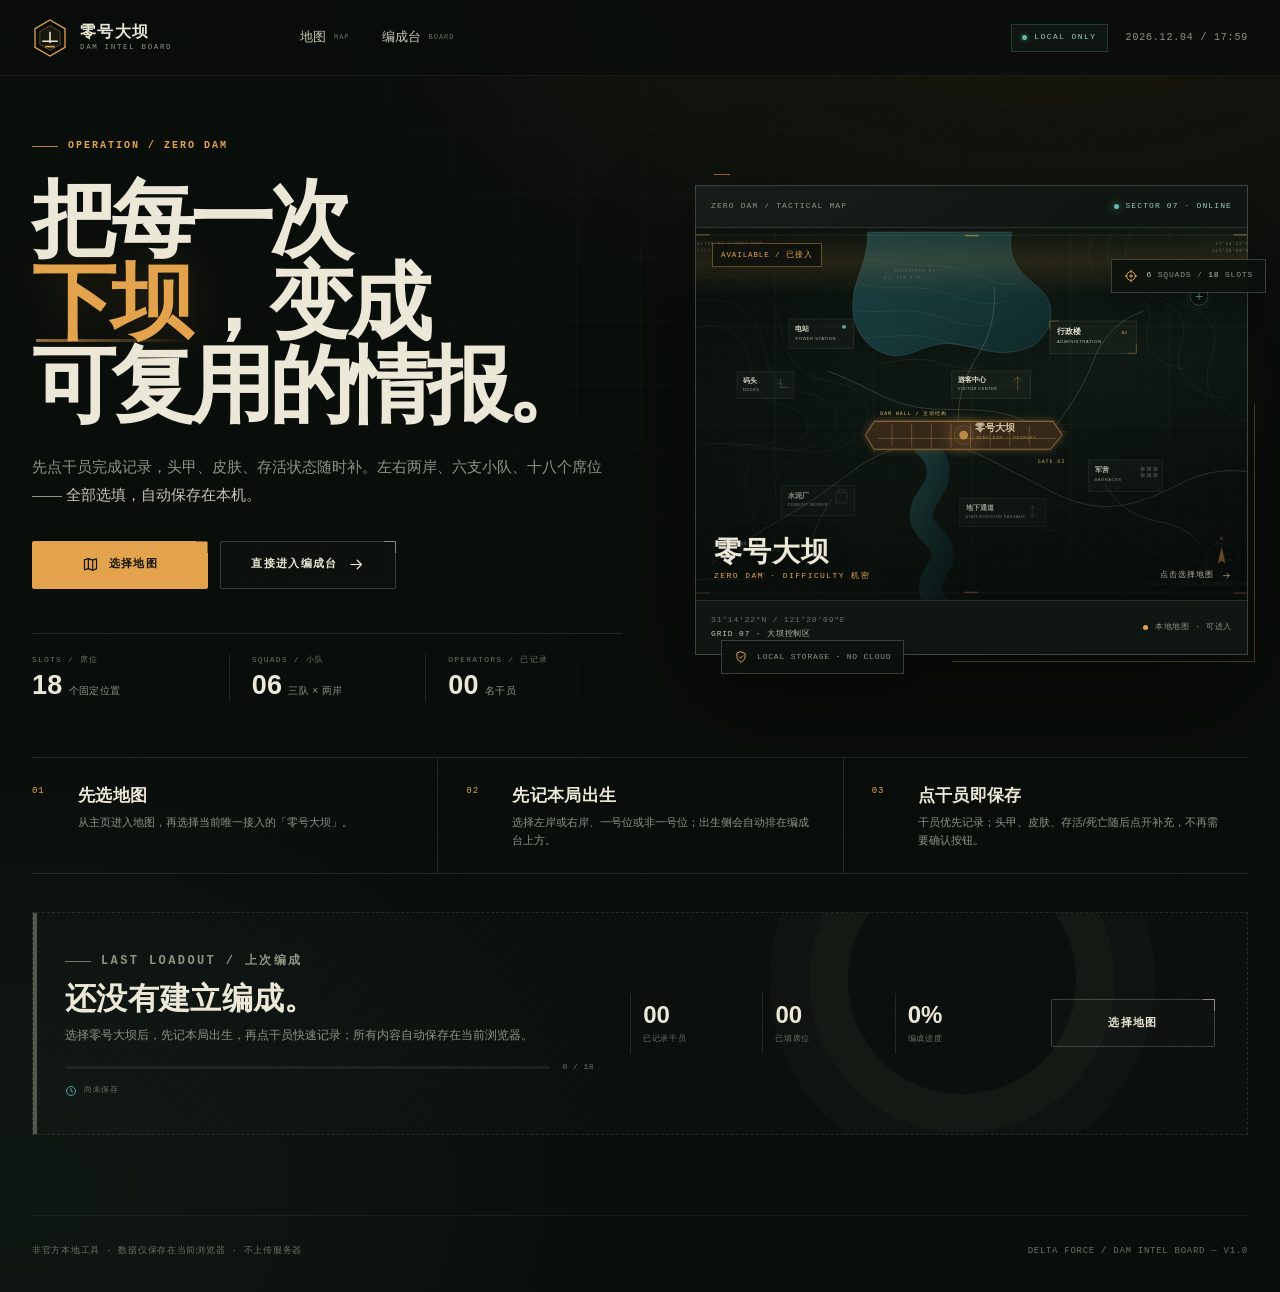
<file: index.html>
<!DOCTYPE html>
<html lang="zh-CN">
<head>
  <meta charset="UTF-8">
  <meta name="viewport" content="width=device-width, initial-scale=1.0, viewport-fit=cover">
  <meta name="description" content="零号大坝快速编成情报板：先记本局出生侧与位置，点击干员立即保存；头甲、皮肤、存活状态随后补充。手机优先，纯本地运行。">
  <meta name="color-scheme" content="dark">
  <meta name="theme-color" content="#0a0e0b">
  <title>零号大坝 · 情报板</title>
  <link rel="icon" href="assets/favicon.svg" type="image/svg+xml">
  <link rel="stylesheet" href="css/base.css?v=2">
  <link rel="stylesheet" href="css/home.css?v=2">
</head>
<body>
  <a class="skip-link" href="#main">跳到主要内容</a>

  <header class="site-header">
    <div class="header-inner">
      <a class="brand" href="index.html" aria-label="零号大坝情报板首页">
        <span class="brand-mark" aria-hidden="true">
          <svg viewBox="0 0 36 40" fill="none">
            <path d="M18 2 33 10.6v18.8L18 38 3 29.4V10.6Z" stroke="currentColor" stroke-width="1.3"/>
            <path d="M18 7.6 28.2 13.6v12.8L18 32.4 7.8 26.4V13.6Z" fill="currentColor" fill-opacity=".08" stroke="currentColor" stroke-opacity=".35"/>
            <path d="M10.8 23.2h14.4M18 14.2v10.2" stroke="#f1e5c8" stroke-width="1.6" stroke-linecap="round"/>
            <path d="M13.2 28.6h9.6" stroke="currentColor" stroke-width="1.6"/>
          </svg>
        </span>
        <span class="brand-text">
          <strong>零号大坝</strong>
          <small>DAM INTEL BOARD</small>
        </span>
      </a>

      <nav class="site-nav" aria-label="主导航">
        <button class="nav-item" type="button" data-open-map>地图 <small>MAP</small></button>
        <a class="nav-item" href="dam.html">编成台 <small>BOARD</small></a>
      </nav>

      <div class="header-meta">
        <span class="status-pill"><i aria-hidden="true"></i>LOCAL ONLY</span>
        <span class="header-clock" id="header-clock" aria-label="本地时间">--</span>
      </div>
    </div>
  </header>

  <main class="home-main" id="main">
    <section class="hero" aria-labelledby="hero-title">
      <div class="hero-copy">
        <p class="eyebrow hero-kicker">OPERATION / ZERO DAM</p>
        <h1 id="hero-title">把每一次<br><span class="accent">下坝</span>，变成<br>可复用的情报。</h1>
        <p class="hero-lede">
          先点干员完成记录，头甲、皮肤、存活状态随时补。左右两岸、六支小队、十八个席位——
          <strong>全部选填，自动保存在本机。</strong>
        </p>

        <div class="hero-actions">
          <button class="btn btn-primary" type="button" data-open-map>
            <span data-icon="map"></span>
            选择地图
          </button>
          <a class="btn btn-outline" href="dam.html">
            直接进入编成台
            <span data-icon="arrow"></span>
          </a>
        </div>

        <dl class="hero-metrics" aria-label="情报板概况">
          <div class="hero-metric">
            <dt>SLOTS / 席位</dt>
            <dd>18<small>个固定位置</small></dd>
          </div>
          <div class="hero-metric">
            <dt>SQUADS / 小队</dt>
            <dd>06<small>三队 × 两岸</small></dd>
          </div>
          <div class="hero-metric">
            <dt>OPERATORS / 已记录</dt>
            <dd><span id="hero-configured">00</span><small>名干员</small></dd>
          </div>
        </dl>
      </div>

      <div class="hero-visual">
        <div class="map-frame corner-frame">
          <div class="map-frame-head">
            <span>ZERO DAM / TACTICAL MAP</span>
            <span class="map-live">SECTOR 07 · ONLINE</span>
          </div>

          <button class="map-preview" type="button" data-open-map aria-label="打开地图选择，进入零号大坝">
            <img src="assets/dam-map.svg" alt="零号大坝战术地图预览" width="1200" height="760">
            <span class="preview-scan" aria-hidden="true"></span>
            <span class="preview-chip">AVAILABLE / 已接入</span>
            <span class="preview-label">
              <strong>零号大坝</strong>
              <span>ZERO DAM · DIFFICULTY 机密</span>
            </span>
            <span class="preview-enter">点击选择地图 <span data-icon="arrow"></span></span>
          </button>

          <div class="map-frame-foot">
            <span class="frame-coord">
              <span>31°14'22"N / 121°28'09"E</span>
              <strong>GRID 07 · 大坝控制区</strong>
            </span>
            <span class="frame-status"><i aria-hidden="true"></i>本地地图 · 可进入</span>
          </div>
        </div>

        <div class="float-chip float-chip-a">
          <span data-icon="target"></span>
          <span><strong>6</strong> SQUADS / <strong>18</strong> SLOTS</span>
        </div>
        <div class="float-chip float-chip-b">
          <span data-icon="shield"></span>
          <span>LOCAL STORAGE <strong>·</strong> NO CLOUD</span>
        </div>
      </div>
    </section>

    <section class="briefing" aria-label="使用方式">
      <article class="briefing-item">
        <span class="briefing-num">01</span>
        <div>
          <h2>先选地图</h2>
          <p>从主页进入地图，再选择当前唯一接入的「零号大坝」。</p>
        </div>
      </article>
      <article class="briefing-item">
        <span class="briefing-num">02</span>
        <div>
          <h2>先记本局出生</h2>
          <p>选择左岸或右岸、一号位或非一号位；出生侧会自动排在编成台上方。</p>
        </div>
      </article>
      <article class="briefing-item">
        <span class="briefing-num">03</span>
        <div>
          <h2>点干员即保存</h2>
          <p>干员优先记录；头甲、皮肤、存活/死亡随后点开补充，不再需要确认按钮。</p>
        </div>
      </article>
    </section>

    <section class="resume-section" aria-labelledby="resume-title">
      <div class="resume-panel is-empty" id="resume-panel">
        <div class="resume-copy">
          <p class="eyebrow">LAST LOADOUT / 上次编成</p>
          <h2 id="resume-title">还没有建立编成。</h2>
          <p id="resume-desc">选择零号大坝后，所有内容会自动保存在当前浏览器；不需要登录，也不会上传。</p>
          <div class="resume-progress" aria-hidden="true">
            <div class="progress-track"><i id="resume-progress-bar"></i></div>
            <span id="resume-progress-text">0 / 18</span>
          </div>
          <span class="saved-time" id="resume-saved">
            <span data-icon="clock"></span>
            尚未保存
          </span>
        </div>

        <div class="resume-stats" aria-label="上次编成统计">
          <div class="resume-stat">
            <strong id="resume-operators">00</strong>
            <span>已记录干员</span>
          </div>
          <div class="resume-stat">
            <strong id="resume-slots">00</strong>
            <span>已填席位</span>
          </div>
          <div class="resume-stat">
            <strong id="resume-percent">0%</strong>
            <span>编成进度</span>
          </div>
        </div>

        <div class="resume-action">
          <a class="btn btn-primary" id="resume-link" href="dam.html" hidden>
            继续编成
            <span data-icon="arrow"></span>
          </a>
          <button class="btn btn-outline" id="resume-map" type="button" data-open-map>
            选择地图
          </button>
        </div>
      </div>
    </section>
  </main>

  <footer class="site-footer">
    <p>非官方本地工具 · 数据仅保存在当前浏览器 · 不上传服务器</p>
    <p>DELTA FORCE / DAM INTEL BOARD — V1.0</p>
  </footer>

  <!-- 地图选择 -->
  <div class="modal map-modal" id="map-modal" hidden>
    <div class="modal-scrim" data-close-map></div>
    <section class="modal-panel map-modal-panel" role="dialog" aria-modal="true" aria-labelledby="map-modal-title" tabindex="-1">
      <span class="corner corner-tl"></span>
      <span class="corner corner-tr"></span>
      <span class="corner corner-bl"></span>
      <span class="corner corner-br"></span>

      <header class="modal-head">
        <div>
          <p class="eyebrow">MAP SELECT / 行动区域</p>
          <h2 id="map-modal-title">选择地图</h2>
        </div>
        <button class="icon-btn" type="button" data-close-map aria-label="关闭地图选择">
          <span data-icon="close"></span>
        </button>
      </header>

      <div class="map-modal-body">
        <div class="map-options">
          <button class="map-option map-option-feature" type="button" data-enter-dam>
            <span class="map-thumb">
              <img src="assets/dam-map.svg" alt="零号大坝地图" width="1200" height="760">
              <span class="map-option-badge">AVAILABLE / 可用</span>
            </span>
            <span class="map-option-body">
              <strong class="map-option-title">零号大坝</strong>
              <span class="map-option-desc">大坝控制区 · 六队十八席。行政区、电站、军营与地下通道的编成情报在此汇总。</span>
              <span class="map-option-meta">
                <span><span data-icon="layers"></span>3 SQUADS / SIDE</span>
                <span><span data-icon="user"></span>18 SLOTS</span>
                <span><span data-icon="shield"></span>机密</span>
              </span>
              <span class="map-option-cta">
                进入大坝编成台
                <span data-icon="arrow"></span>
              </span>
            </span>
          </button>

          <button class="map-option map-option-side is-locked" type="button" data-locked-map="长弓溪谷" aria-disabled="true">
            <span class="ghost-map" aria-hidden="true"><span data-icon="map"></span></span>
            <span class="map-option-body">
              <strong class="map-option-title">长弓溪谷</strong>
              <span class="map-lock-label"><span data-icon="lock"></span>待接入</span>
              <span class="map-option-desc">该区域情报尚未开放。</span>
            </span>
          </button>

          <button class="map-option map-option-side is-locked" type="button" data-locked-map="巴克什" aria-disabled="true">
            <span class="ghost-map" aria-hidden="true"><span data-icon="map"></span></span>
            <span class="map-option-body">
              <strong class="map-option-title">巴克什</strong>
              <span class="map-lock-label"><span data-icon="lock"></span>待接入</span>
              <span class="map-option-desc">该区域情报尚未开放。</span>
            </span>
          </button>
        </div>

        <div class="map-modal-foot">
          <span><span data-icon="info"></span>当前版本仅接入「零号大坝」</span>
          <span>选择地图后进入编成台 · 所有字段均可留空</span>
        </div>
      </div>
    </section>
  </div>

  <div class="toast-root" id="toast-root" aria-live="polite"></div>

  <noscript>
    <p style="padding:20px;color:#e3a34d">这个本地情报板需要 JavaScript 才能记录编成，请在浏览器中启用 JavaScript。</p>
  </noscript>

  <script src="js/core.js?v=2" defer></script>
  <script src="js/data.js?v=2" defer></script>
  <script src="js/store.js?v=2" defer></script>
  <script src="js/home.js?v=2" defer></script>
</body>
</html>
</file>
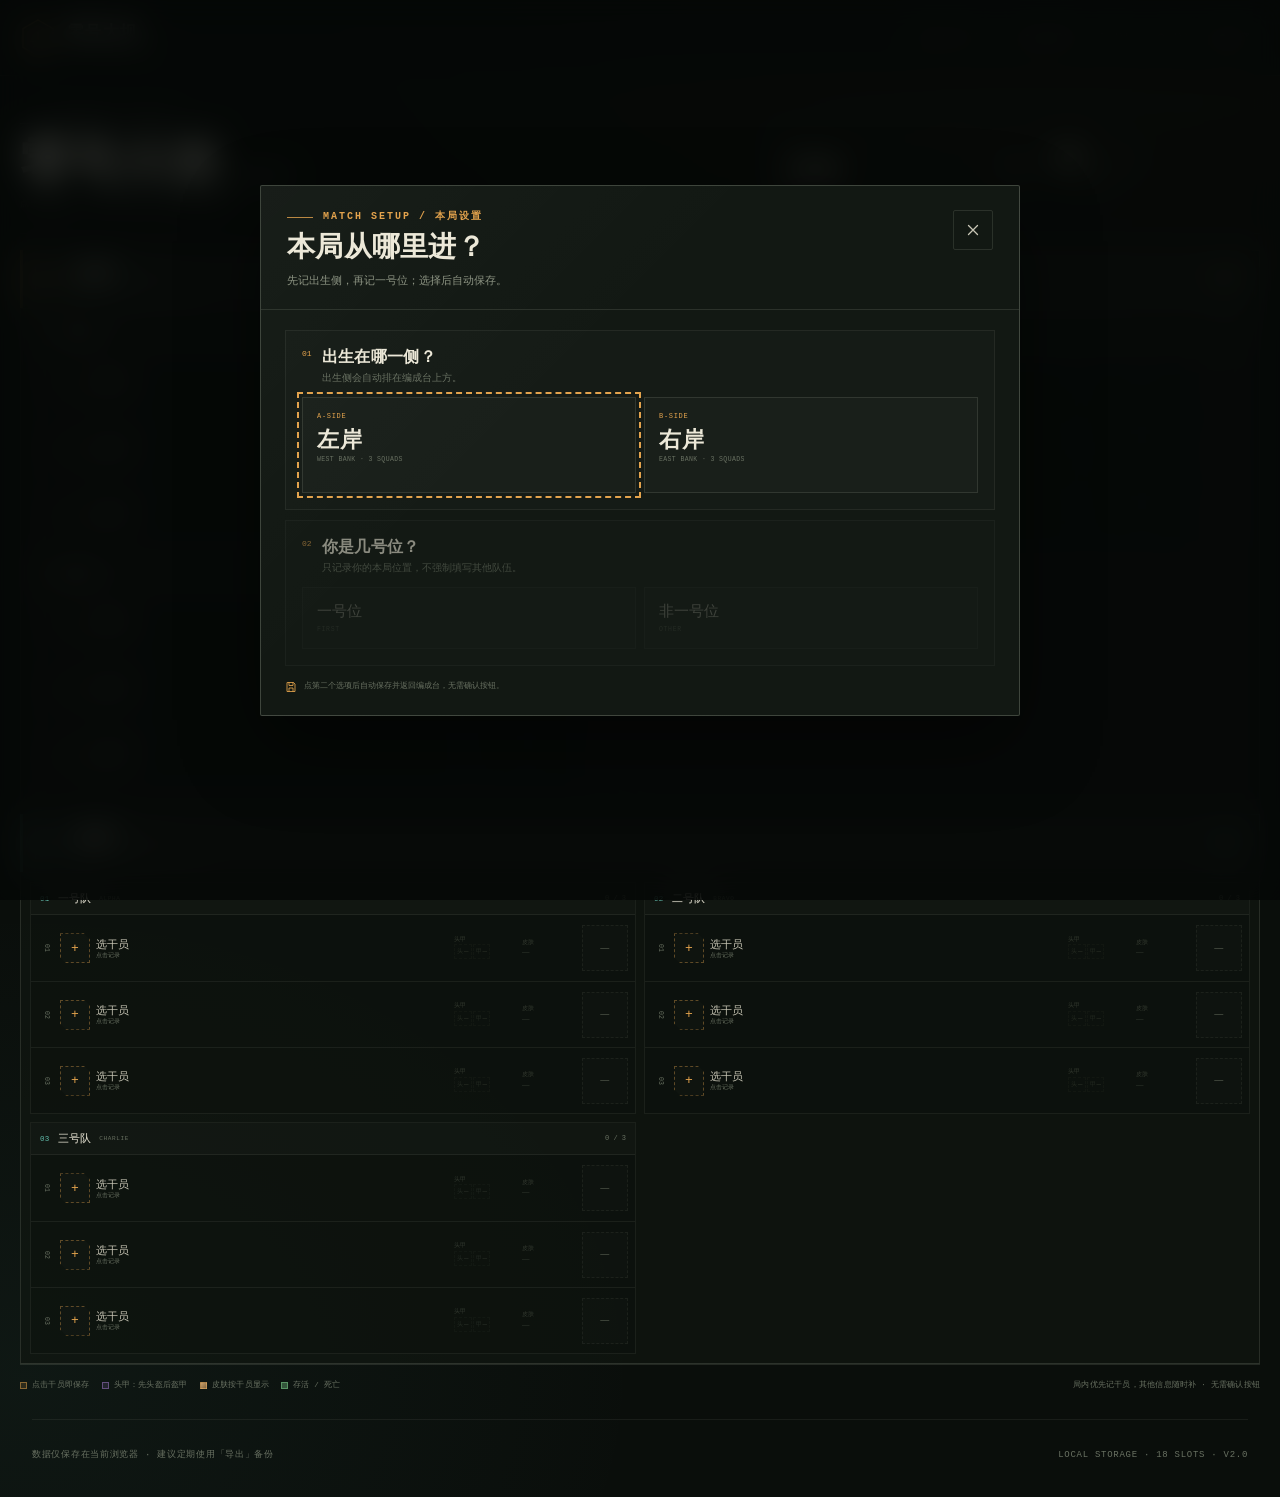
<file: dam.html>
<!DOCTYPE html>
<html lang="zh-CN">
<head>
  <meta charset="UTF-8">
  <meta name="viewport" content="width=device-width, initial-scale=1.0, viewport-fit=cover">
  <meta name="description" content="零号大坝快速编成：先记录本局出生侧与位置，点击干员立即保存；头甲、皮肤、存活状态可随后补充。专为手机局内记录设计。">
  <meta name="color-scheme" content="dark">
  <meta name="theme-color" content="#0a0e0b">
  <title>零号大坝 · 快速编成</title>
  <link rel="icon" href="assets/favicon.svg" type="image/svg+xml">
  <link rel="stylesheet" href="css/base.css?v=2">
  <link rel="stylesheet" href="css/board.css?v=2">
</head>
<body>
  <a class="skip-link" href="#main">跳到主要内容</a>

  <header class="site-header board-header">
    <div class="header-inner">
      <a class="brand" href="index.html" aria-label="返回零号大坝情报板首页">
        <span class="brand-mark" aria-hidden="true">
          <svg viewBox="0 0 36 40" fill="none">
            <path d="M18 2 33 10.6v18.8L18 38 3 29.4V10.6Z" stroke="currentColor" stroke-width="1.3"/>
            <path d="M18 7.6 28.2 13.6v12.8L18 32.4 7.8 26.4V13.6Z" fill="currentColor" fill-opacity=".08" stroke="currentColor" stroke-opacity=".35"/>
            <path d="M10.8 23.2h14.4M18 14.2v10.2" stroke="#f1e5c8" stroke-width="1.6" stroke-linecap="round"/>
            <path d="M13.2 28.6h9.6" stroke="currentColor" stroke-width="1.6"/>
          </svg>
        </span>
        <span class="brand-text">
          <strong>零号大坝</strong>
          <small>DAM INTEL BOARD</small>
        </span>
      </a>

      <div class="board-crumb" aria-label="当前位置">
        <a href="index.html">地图</a>
        <span data-icon="chevron"></span>
        <b>零号大坝</b>
        <span>/</span>
        <span>快速编成</span>
      </div>

      <div class="board-toolbar">
        <span class="save-state" id="save-state"><i aria-hidden="true"></i>本地自动保存</span>
        <button class="board-tool" id="copy-report" type="button" title="把当前编成复制为文字简报">
          <span data-icon="copy"></span><span class="tool-label">复制简报</span>
        </button>
        <button class="board-tool" id="export-json" type="button" title="导出编成 JSON 备份">
          <span data-icon="download"></span><span class="tool-label">导出</span>
        </button>
        <button class="board-tool" id="import-json" type="button" title="从 JSON 备份导入编成">
          <span data-icon="upload"></span><span class="tool-label">导入</span>
        </button>
        <button class="board-tool danger" id="clear-board" type="button" title="清空全部十八个席位">
          <span data-icon="trash"></span><span class="tool-label">清空</span>
        </button>
      </div>
    </div>
  </header>

  <main class="board-main" id="main">
    <section class="board-hero" aria-labelledby="board-title">
      <div class="board-title">
        <p class="eyebrow">OPERATION / ZERO DAM</p>
        <h1 id="board-title">零号大坝 <span>快速编成</span></h1>
        <p>点干员即保存 · 头甲 / 皮肤 / 存活状态随后补</p>
      </div>

      <div class="board-hud">
        <button class="spawn-card" id="open-spawn" type="button" aria-haspopup="dialog">
          <span class="spawn-card-label">本局出生</span>
          <strong class="spawn-card-value" id="spawn-label">未设置</strong>
          <span class="spawn-card-action"><span data-icon="target"></span>设置</span>
        </button>

        <div class="board-progress" aria-label="编成进度">
          <div class="progress-main">
            <div class="progress-ring" id="progress-ring" style="--progress: 0">
              <span id="progress-ring-label">0%</span>
            </div>
            <div class="progress-copy">
              <strong><span id="operators-count">00</span><small> / 18 干员</small></strong>
              <span id="slots-count">点击干员即记录</span>
            </div>
          </div>
          <div class="progress-track"><i id="progress-bar"></i></div>
        </div>
      </div>
    </section>

    <section class="board-sides" id="board-sides" aria-label="六队编成">
      <section class="side-panel side-left" data-side="left" id="left-panel" aria-labelledby="left-side-title">
        <header class="side-head">
          <span class="side-code" aria-hidden="true">A</span>
          <div class="side-title">
            <h2 id="left-side-title">左岸 <small>WEST BANK</small></h2>
            <p>A-SIDE / 3 SQUADS · 9 SLOTS</p>
          </div>
          <span class="spawn-badge" id="left-spawn-badge" hidden>本局出生</span>
          <span class="side-total"><strong id="left-count">0</strong><span>/ 9</span></span>
        </header>
        <div class="teams" id="left-teams"></div>
      </section>

      <section class="side-panel side-right" data-side="right" id="right-panel" aria-labelledby="right-side-title">
        <header class="side-head">
          <span class="side-code" aria-hidden="true">B</span>
          <div class="side-title">
            <h2 id="right-side-title">右岸 <small>EAST BANK</small></h2>
            <p>B-SIDE / 3 SQUADS · 9 SLOTS</p>
          </div>
          <span class="spawn-badge" id="right-spawn-badge" hidden>本局出生</span>
          <span class="side-total"><strong id="right-count">0</strong><span>/ 9</span></span>
        </header>
        <div class="teams" id="right-teams"></div>
      </section>
    </section>

    <div class="board-legend">
      <div class="legend-group">
        <span class="legend-item"><i class="legend-swatch op"></i>点击干员即保存</span>
        <span class="legend-item"><i class="legend-swatch armor"></i>头甲：先头盔后盔甲</span>
        <span class="legend-item"><i class="legend-swatch skin"></i>皮肤按干员显示</span>
        <span class="legend-item"><i class="legend-swatch alive"></i>存活 / 死亡</span>
      </div>
      <p>局内优先记干员，其他信息随时补 · 无需确认按钮</p>
    </div>
  </main>

  <footer class="site-footer">
    <p>数据仅保存在当前浏览器 · 建议定期使用「导出」备份</p>
    <p>LOCAL STORAGE · 18 SLOTS · V2.0</p>
  </footer>

  <input type="file" id="import-file" accept=".json,application/json" hidden>

  <!-- 本局出生设置 -->
  <div class="modal spawn-modal" id="spawn-modal" hidden>
    <div class="modal-scrim" data-close-spawn></div>
    <section class="modal-panel spawn-panel" role="dialog" aria-modal="true" aria-labelledby="spawn-title" tabindex="-1">
      <span class="corner corner-tl"></span>
      <span class="corner corner-tr"></span>
      <span class="corner corner-bl"></span>
      <span class="corner corner-br"></span>

      <header class="modal-head">
        <div>
          <p class="eyebrow">MATCH SETUP / 本局设置</p>
          <h2 id="spawn-title">本局从哪里进？</h2>
          <p class="modal-sub">先记出生侧，再记一号位；选择后自动保存。</p>
        </div>
        <button class="icon-btn" type="button" data-close-spawn aria-label="关闭本局设置">
          <span data-icon="close"></span>
        </button>
      </header>

      <div class="spawn-body">
        <section class="spawn-step" aria-labelledby="spawn-step-side">
          <div class="spawn-step-head">
            <span class="step-index">01</span>
            <div>
              <h3 id="spawn-step-side">出生在哪一侧？</h3>
              <p>出生侧会自动排在编成台上方。</p>
            </div>
          </div>
          <div class="spawn-sides" id="spawn-side-options">
            <button class="spawn-side" type="button" data-spawn-side="left">
              <span class="spawn-side-code">A-SIDE</span>
              <strong>左岸</strong>
              <small>WEST BANK · 3 SQUADS</small>
              <span class="spawn-check" aria-hidden="true"><span data-icon="check"></span></span>
            </button>
            <button class="spawn-side" type="button" data-spawn-side="right">
              <span class="spawn-side-code">B-SIDE</span>
              <strong>右岸</strong>
              <small>EAST BANK · 3 SQUADS</small>
              <span class="spawn-check" aria-hidden="true"><span data-icon="check"></span></span>
            </button>
          </div>
        </section>

        <section class="spawn-step" id="spawn-pos-step" aria-labelledby="spawn-step-pos">
          <div class="spawn-step-head">
            <span class="step-index">02</span>
            <div>
              <h3 id="spawn-step-pos">你是几号位？</h3>
              <p>只记录你的本局位置，不强制填写其他队伍。</p>
            </div>
          </div>
          <div class="spawn-positions" id="spawn-position-options">
            <button class="spawn-position" type="button" data-spawn-position="first" disabled>
              <strong>一号位</strong>
              <small>FIRST</small>
            </button>
            <button class="spawn-position" type="button" data-spawn-position="other" disabled>
              <strong>非一号位</strong>
              <small>OTHER</small>
            </button>
          </div>
        </section>

        <p class="auto-hint"><span data-icon="save"></span>点第二个选项后自动保存并返回编成台，无需确认按钮。</p>
      </div>
    </section>
  </div>

  <!-- 干员选择：点击即保存 -->
  <div class="modal picker-modal" id="operator-modal" hidden>
    <div class="modal-scrim" data-close-operator></div>
    <section class="modal-panel picker-panel" role="dialog" aria-modal="true" aria-labelledby="operator-title" tabindex="-1">
      <span class="corner corner-tl"></span>
      <span class="corner corner-tr"></span>
      <span class="corner corner-bl"></span>
      <span class="corner corner-br"></span>

      <header class="picker-head">
        <div>
          <p class="eyebrow" id="operator-kicker">OPERATOR / 干员</p>
          <h2 id="operator-title">选择干员</h2>
          <p class="picker-sub">点击干员立即保存，不需要确认按钮。</p>
        </div>
        <div class="picker-head-actions">
          <button class="text-btn danger" id="clear-operator" type="button">清除干员</button>
          <button class="icon-btn" type="button" data-close-operator aria-label="关闭干员选择">
            <span data-icon="close"></span>
          </button>
        </div>
      </header>

      <div class="picker-toolbar">
        <div class="section-title">
          <h3>选择干员</h3>
          <span id="operator-result-count" aria-live="polite">17 名干员</span>
        </div>
        <div class="operator-toolbar">
          <div class="filter-tabs" id="filter-tabs" role="group" aria-label="按定位筛选干员">
            <button class="filter-btn is-active" type="button" data-filter="all" aria-pressed="true">全部</button>
            <button class="filter-btn" type="button" data-filter="assault" aria-pressed="false">突击</button>
            <button class="filter-btn" type="button" data-filter="engineer" aria-pressed="false">工程</button>
            <button class="filter-btn" type="button" data-filter="support" aria-pressed="false">支援</button>
            <button class="filter-btn" type="button" data-filter="recon" aria-pressed="false">侦察</button>
          </div>
          <label class="search-box">
            <span class="visually-hidden">搜索干员</span>
            <span data-icon="search"></span>
            <input id="operator-search" type="search" placeholder="搜索干员 / 代号" autocomplete="off" spellcheck="false">
          </label>
        </div>
      </div>

      <div class="picker-body">
        <div class="operator-grid" id="operator-grid"></div>
        <p class="picker-footnote">点击任意干员即刻记录 · 再次点击此席位即可更换或补充信息</p>
      </div>
    </section>
  </div>

  <!-- 头甲：头盔 + 盔甲，两项都选完自动保存 -->
  <div class="modal armor-modal" id="armor-modal" hidden>
    <div class="modal-scrim" data-close-armor></div>
    <section class="modal-panel armor-panel" role="dialog" aria-modal="true" aria-labelledby="armor-title" tabindex="-1">
      <span class="corner corner-tl"></span>
      <span class="corner corner-tr"></span>
      <span class="corner corner-bl"></span>
      <span class="corner corner-br"></span>

      <header class="picker-head">
        <div>
          <p class="eyebrow" id="armor-kicker">LOADOUT / 头甲</p>
          <h2 id="armor-title">头盔与盔甲</h2>
          <p class="picker-sub">先选头盔，再选盔甲；第二次点选自动保存。</p>
        </div>
        <div class="picker-head-actions">
          <span class="armor-progress" id="armor-progress">0 / 2</span>
          <button class="icon-btn" type="button" data-close-armor aria-label="关闭头甲选择">
            <span data-icon="close"></span>
          </button>
        </div>
      </header>

      <div class="armor-body">
        <section class="armor-section" aria-labelledby="helmet-heading">
          <div class="armor-section-head">
            <div>
              <p class="armor-section-kicker">HELMET</p>
              <h3 id="helmet-heading">头盔等级</h3>
            </div>
            <span class="armor-section-note">上半段</span>
          </div>
          <div class="armor-level-grid" id="helmet-grid"></div>
        </section>

        <section class="armor-section" aria-labelledby="vest-heading">
          <div class="armor-section-head">
            <div>
              <p class="armor-section-kicker">BODY ARMOR</p>
              <h3 id="vest-heading">盔甲等级</h3>
            </div>
            <span class="armor-section-note">下半段</span>
          </div>
          <div class="armor-level-grid" id="vest-grid"></div>
        </section>

        <p class="auto-hint" id="armor-hint">依次点选头盔和盔甲，两项都选好后自动保存。</p>
      </div>
    </section>
  </div>

  <!-- 皮肤：按干员显示，点击即保存 -->
  <div class="modal skin-modal" id="skin-modal" hidden>
    <div class="modal-scrim" data-close-skin></div>
    <section class="modal-panel skin-panel" role="dialog" aria-modal="true" aria-labelledby="skin-title" tabindex="-1">
      <span class="corner corner-tl"></span>
      <span class="corner corner-tr"></span>
      <span class="corner corner-bl"></span>
      <span class="corner corner-br"></span>

      <header class="picker-head">
        <div>
          <p class="eyebrow" id="skin-kicker">SKIN / 皮肤</p>
          <h2 id="skin-title">选择皮肤</h2>
          <p class="picker-sub">只显示该干员可用的皮肤，点击即保存。</p>
        </div>
        <button class="icon-btn" type="button" data-close-skin aria-label="关闭皮肤选择">
          <span data-icon="close"></span>
        </button>
      </header>

      <div class="skin-body">
        <div class="skin-operator" id="skin-summary"></div>
        <div class="skin-option-grid" id="skin-options"></div>
        <p class="auto-hint" id="skin-hint">选择后自动保存；关闭后可随时更换。</p>
      </div>
    </section>
  </div>

  <!-- 清空确认 -->
  <div class="modal confirm-modal" id="confirm-modal" hidden>
    <div class="modal-scrim" data-close-confirm></div>
    <section class="modal-panel confirm-panel" role="alertdialog" aria-modal="true" aria-labelledby="confirm-title" aria-describedby="confirm-desc" tabindex="-1">
      <span class="confirm-icon" aria-hidden="true"><span data-icon="trash"></span></span>
      <h2 id="confirm-title">清空全部编成？</h2>
      <p id="confirm-desc">18 个席位的干员、头甲、皮肤与存活状态都会被移除。此操作无法撤销，建议先导出 JSON 备份。</p>
      <div class="confirm-actions">
        <button class="btn btn-outline" type="button" data-close-confirm>取消</button>
        <button class="btn btn-danger" id="confirm-clear" type="button">确认清空</button>
      </div>
    </section>
  </div>

  <div class="toast-root" id="toast-root" aria-live="polite"></div>

  <noscript>
    <p style="padding:20px;color:#e3a34d">这个本地快速编成台需要 JavaScript 才能记录席位，请在浏览器中启用 JavaScript。</p>
  </noscript>

  <script src="js/core.js?v=2" defer></script>
  <script src="js/data.js?v=2" defer></script>
  <script src="js/store.js?v=2" defer></script>
  <script src="js/board.js?v=2" defer></script>
</body>
</html>
</file>
<file: css/base.css>
/* =========================================================
   零号大坝情报板 · Base / tokens / shared UI
   ========================================================= */

:root {
  --bg: #0a0e0b;
  --bg-soft: #0e130f;
  --panel: #121813;
  --panel-2: #161d17;
  --panel-3: #1a221b;
  --ink: #ece8d8;
  --ink-soft: #c9c6b6;
  --muted: #8d9483;
  --muted-2: #697162;
  --line: rgba(220, 226, 204, 0.12);
  --line-soft: rgba(220, 226, 204, 0.07);
  --line-strong: rgba(220, 226, 204, 0.22);
  --amber: #e3a34d;
  --amber-hot: #f0b45d;
  --amber-deep: #a56e2c;
  --teal: #62bdad;
  --teal-deep: #2d7168;
  --red: #df7461;
  --green: #8fc58d;
  --font-body: "Microsoft YaHei UI", "Microsoft YaHei", "PingFang SC", "Noto Sans SC", sans-serif;
  --font-display: "Bahnschrift", "Arial Narrow", "Microsoft YaHei UI", sans-serif;
  --font-mono: "Cascadia Mono", "Consolas", "SFMono-Regular", monospace;
  --header-h: 76px;
  --radius: 2px;
  --ease: cubic-bezier(0.22, 1, 0.36, 1);
  --shadow: 0 30px 80px rgba(0, 0, 0, 0.46);
}

*,
*::before,
*::after {
  box-sizing: border-box;
}

[hidden] {
  display: none !important;
}

html {
  scroll-behavior: smooth;
  color-scheme: dark;
  -webkit-text-size-adjust: 100%;
}

html.modal-open,
html.modal-open body {
  overflow: hidden;
  overscroll-behavior: none;
}

body {
  min-height: 100vh;
  margin: 0;
  overflow-x: hidden;
  background:
    radial-gradient(1200px 760px at 82% -8%, rgba(227, 163, 77, 0.08), transparent 64%),
    radial-gradient(1000px 760px at 2% 92%, rgba(98, 189, 173, 0.055), transparent 62%),
    var(--bg);
  color: var(--ink);
  font-family: var(--font-body);
  font-size: 15px;
  line-height: 1.6;
  text-rendering: optimizeLegibility;
  -webkit-font-smoothing: antialiased;
}

body::before {
  position: fixed;
  inset: 0;
  z-index: 0;
  pointer-events: none;
  content: "";
  background-image:
    linear-gradient(rgba(220, 226, 204, 0.035) 1px, transparent 1px),
    linear-gradient(90deg, rgba(220, 226, 204, 0.035) 1px, transparent 1px);
  background-size: 64px 64px;
  mask-image: radial-gradient(circle at 50% 38%, rgba(0, 0, 0, 0.8), transparent 82%);
}

body::after {
  position: fixed;
  inset: 0;
  z-index: 0;
  pointer-events: none;
  content: "";
  opacity: 0.16;
  background-image: url("data:image/svg+xml,%3Csvg viewBox='0 0 180 180' xmlns='http://www.w3.org/2000/svg'%3E%3Cfilter id='n'%3E%3CfeTurbulence type='fractalNoise' baseFrequency='.9' numOctaves='3' stitchTiles='stitch'/%3E%3C/filter%3E%3Crect width='100%25' height='100%25' filter='url(%23n)' opacity='.18'/%3E%3C/svg%3E");
  mix-blend-mode: soft-light;
}

.site-header,
main,
.site-footer {
  position: relative;
  z-index: 1;
}

::selection {
  background: var(--amber);
  color: #10130f;
}

::-webkit-scrollbar {
  width: 10px;
  height: 10px;
}

::-webkit-scrollbar-track {
  background: #0b100c;
}

::-webkit-scrollbar-thumb {
  border: 3px solid #0b100c;
  background: #384237;
}

::-webkit-scrollbar-thumb:hover {
  background: #56604f;
}

a {
  color: inherit;
  text-decoration: none;
}

button,
input,
textarea {
  font: inherit;
}

button {
  color: inherit;
}

button,
a {
  -webkit-tap-highlight-color: transparent;
  touch-action: manipulation;
}

img,
svg {
  display: block;
  max-width: 100%;
}

h1,
h2,
h3,
h4,
p,
dl,
dd {
  margin: 0;
}

ul,
ol {
  margin: 0;
  padding: 0;
  list-style: none;
}

.icon {
  width: 1.15em;
  height: 1.15em;
  flex: 0 0 auto;
}

:focus-visible {
  outline: 2px dashed var(--amber);
  outline-offset: 3px;
}

/* ---------- skip link ---------- */

.skip-link {
  position: fixed;
  top: 12px;
  left: 12px;
  z-index: 500;
  padding: 10px 16px;
  transform: translateY(-160%);
  border: 1px solid var(--amber);
  background: var(--bg);
  color: var(--amber);
  transition: transform 0.2s ease;
}

.skip-link:focus {
  transform: translateY(0);
}

/* ---------- generic type ---------- */

.eyebrow {
  display: flex;
  align-items: center;
  gap: 10px;
  color: var(--amber);
  font-family: var(--font-mono);
  font-size: 10px;
  font-weight: 600;
  letter-spacing: 0.2em;
  line-height: 1.4;
  text-transform: uppercase;
}

.eyebrow::before {
  width: 26px;
  height: 1px;
  flex: 0 0 auto;
  background: currentColor;
  content: "";
  opacity: 0.8;
}

.eyebrow.no-rule::before {
  display: none;
}

.eyebrow-muted {
  color: var(--muted);
}

.mono {
  font-family: var(--font-mono);
}

.visually-hidden {
  position: absolute !important;
  width: 1px !important;
  height: 1px !important;
  overflow: hidden !important;
  padding: 0 !important;
  border: 0 !important;
  margin: -1px !important;
  clip: rect(0 0 0 0) !important;
  clip-path: inset(50%) !important;
  white-space: nowrap !important;
}

.text-amber {
  color: var(--amber);
}

.text-muted {
  color: var(--muted);
}

/* ---------- buttons ---------- */

.btn {
  --btn-bg: transparent;
  --btn-ink: var(--ink);
  --btn-line: var(--line-strong);
  position: relative;
  display: inline-flex;
  min-height: 48px;
  align-items: center;
  justify-content: center;
  gap: 10px;
  padding: 0 22px;
  border: 1px solid var(--btn-line);
  border-radius: var(--radius);
  background: var(--btn-bg);
  color: var(--btn-ink);
  cursor: pointer;
  font-family: var(--font-mono);
  font-size: 11px;
  font-weight: 600;
  letter-spacing: 0.12em;
  line-height: 1;
  text-transform: uppercase;
  transition:
    color 0.2s ease,
    background 0.2s ease,
    border-color 0.2s ease,
    transform 0.2s var(--ease);
}

.btn::after {
  position: absolute;
  top: -1px;
  right: -1px;
  width: 12px;
  height: 12px;
  border-top: 1px solid currentColor;
  border-right: 1px solid currentColor;
  content: "";
  opacity: 0.45;
  transition: width 0.2s ease, height 0.2s ease;
}

.btn:hover::after {
  width: 18px;
  height: 18px;
}

.btn:active {
  transform: translateY(1px);
}

.btn .icon {
  width: 17px;
  height: 17px;
}

.btn-primary {
  --btn-bg: var(--amber);
  --btn-ink: #12150f;
  --btn-line: var(--amber);
  font-weight: 800;
}

.btn-primary:hover {
  --btn-bg: var(--amber-hot);
  --btn-line: var(--amber-hot);
}

.btn-outline {
  --btn-bg: rgba(255, 255, 255, 0.015);
}

.btn-outline:hover {
  --btn-bg: rgba(227, 163, 77, 0.08);
  --btn-line: rgba(227, 163, 77, 0.55);
  color: var(--amber-hot);
}

.btn-ghost {
  --btn-line: transparent;
  color: var(--muted);
  padding-inline: 14px;
}

.btn-ghost:hover {
  color: var(--ink);
  background: rgba(255, 255, 255, 0.04);
}

.btn-sm {
  min-height: 38px;
  padding-inline: 14px;
  font-size: 10px;
}

.icon-btn {
  display: inline-grid;
  width: 40px;
  height: 40px;
  place-items: center;
  padding: 0;
  border: 1px solid var(--line);
  border-radius: var(--radius);
  background: transparent;
  color: var(--ink-soft);
  cursor: pointer;
  transition: 0.2s ease;
}

.icon-btn:hover {
  border-color: var(--line-strong);
  background: rgba(255, 255, 255, 0.04);
  color: var(--ink);
}

.icon-btn .icon {
  width: 18px;
  height: 18px;
}

.text-btn {
  display: inline-flex;
  align-items: center;
  gap: 6px;
  padding: 4px;
  border: 0;
  background: transparent;
  color: var(--muted);
  cursor: pointer;
  font-size: 12px;
  transition: color 0.2s ease;
}

.text-btn:hover {
  color: var(--ink);
}

.text-btn.danger:hover {
  color: var(--red);
}

/* ---------- header ---------- */

.site-header {
  position: sticky;
  top: 0;
  z-index: 50;
  height: var(--header-h);
  border-bottom: 1px solid var(--line-soft);
  background: rgba(10, 14, 11, 0.78);
  backdrop-filter: blur(18px) saturate(1.2);
}

.header-inner {
  display: flex;
  width: min(1500px, calc(100% - 64px));
  height: 100%;
  align-items: center;
  gap: 36px;
  margin: 0 auto;
}

.brand {
  display: inline-flex;
  min-width: 218px;
  align-items: center;
  gap: 12px;
}

.brand-mark {
  position: relative;
  width: 36px;
  height: 40px;
  flex: 0 0 auto;
  color: var(--amber);
}

.brand-mark svg {
  width: 100%;
  height: 100%;
}

.brand-text {
  display: flex;
  flex-direction: column;
  gap: 1px;
}

.brand-text strong {
  font-family: var(--font-display);
  font-size: 16px;
  font-weight: 700;
  letter-spacing: 0.08em;
  line-height: 1.2;
}

.brand-text small {
  color: var(--muted);
  font-family: var(--font-mono);
  font-size: 7.5px;
  letter-spacing: 0.22em;
  line-height: 1.4;
}

.site-nav {
  display: flex;
  align-items: center;
  gap: 4px;
}

.nav-item {
  position: relative;
  display: inline-flex;
  height: 40px;
  align-items: center;
  gap: 8px;
  padding: 0 14px;
  border: 0;
  background: transparent;
  color: var(--ink-soft);
  cursor: pointer;
  font-size: 13px;
  transition: color 0.2s ease;
}

.nav-item small {
  color: var(--muted-2);
  font-family: var(--font-mono);
  font-size: 7px;
  letter-spacing: 0.14em;
  transition: color 0.2s ease;
}

.nav-item::after {
  position: absolute;
  right: 14px;
  bottom: 5px;
  left: 14px;
  height: 1px;
  background: var(--amber);
  content: "";
  transform: scaleX(0);
  transform-origin: left;
  transition: transform 0.25s var(--ease);
}

.nav-item:hover {
  color: var(--ink);
}

.nav-item:hover small {
  color: var(--amber);
}

.nav-item:hover::after {
  transform: scaleX(1);
}

.header-meta {
  display: flex;
  align-items: center;
  gap: 18px;
  margin-left: auto;
}

.status-pill {
  display: inline-flex;
  height: 28px;
  align-items: center;
  gap: 7px;
  padding: 0 10px;
  border: 1px solid rgba(98, 189, 173, 0.22);
  background: rgba(98, 189, 173, 0.05);
  color: #9bcabb;
  font-family: var(--font-mono);
  font-size: 8px;
  letter-spacing: 0.18em;
}

.status-pill i,
.save-state i {
  width: 5px;
  height: 5px;
  flex: 0 0 auto;
  border-radius: 50%;
  background: var(--teal);
  box-shadow: 0 0 0 3px rgba(98, 189, 173, 0.09);
  animation: statusPulse 2.8s ease-in-out infinite;
}

.header-clock {
  color: var(--muted);
  font-family: var(--font-mono);
  font-size: 10px;
  letter-spacing: 0.08em;
  white-space: nowrap;
}

/* ---------- footer ---------- */

.site-footer {
  display: flex;
  width: min(1500px, calc(100% - 64px));
  align-items: center;
  justify-content: space-between;
  gap: 20px;
  margin: 0 auto;
  padding: 28px 0 34px;
  border-top: 1px solid var(--line-soft);
  color: var(--muted-2);
  font-family: var(--font-mono);
  font-size: 9px;
  letter-spacing: 0.08em;
}

.site-footer p:last-child {
  text-align: right;
}

/* ---------- modal primitives ---------- */

.modal {
  position: fixed;
  inset: 0;
  z-index: 100;
  display: grid;
  place-items: center;
  padding: 24px;
}

.modal-scrim {
  position: absolute;
  inset: 0;
  background: rgba(4, 7, 5, 0.8);
  backdrop-filter: blur(16px) saturate(0.8);
  animation: fadeIn 0.25s ease both;
}

.modal-panel {
  position: relative;
  z-index: 1;
  width: 100%;
  max-height: calc(100vh - 48px);
  border: 1px solid var(--line-strong);
  border-radius: var(--radius);
  background:
    linear-gradient(135deg, rgba(255, 255, 255, 0.025), transparent 40%),
    var(--panel);
  box-shadow: var(--shadow);
  animation: modalIn 0.36s var(--ease) both;
}

.modal-panel:focus {
  outline: none;
}

.modal-head {
  display: flex;
  align-items: flex-start;
  justify-content: space-between;
  gap: 24px;
  padding: 24px 26px 20px;
  border-bottom: 1px solid var(--line);
}

.modal-head h2 {
  margin-top: 6px;
  font-family: var(--font-display);
  font-size: clamp(22px, 2.2vw, 30px);
  font-weight: 700;
  letter-spacing: 0.01em;
  line-height: 1.2;
}

.modal-head .icon-btn {
  flex: 0 0 auto;
}

.optional-tag {
  display: inline-flex;
  align-items: center;
  gap: 5px;
  color: var(--muted);
  font-family: var(--font-mono);
  font-size: 8px;
  letter-spacing: 0.12em;
  white-space: nowrap;
}

.optional-tag::before {
  width: 4px;
  height: 4px;
  border-radius: 50%;
  background: var(--muted-2);
  content: "";
}

.modal-panel .corner {
  position: absolute;
  z-index: 2;
  width: 20px;
  height: 20px;
  border-color: rgba(227, 163, 77, 0.65);
  border-style: solid;
  pointer-events: none;
}

.modal-panel .corner-tl {
  top: -1px;
  left: -1px;
  border-width: 1px 0 0 1px;
}

.modal-panel .corner-tr {
  top: -1px;
  right: -1px;
  border-width: 1px 1px 0 0;
}

.modal-panel .corner-bl {
  bottom: -1px;
  left: -1px;
  border-width: 0 0 1px 1px;
}

.modal-panel .corner-br {
  right: -1px;
  bottom: -1px;
  border-width: 0 1px 1px 0;
}

/* ---------- toast ---------- */

.toast-root {
  position: fixed;
  right: 24px;
  bottom: 24px;
  z-index: 300;
  display: flex;
  width: min(360px, calc(100vw - 32px));
  flex-direction: column;
  gap: 8px;
  pointer-events: none;
}

.toast {
  display: flex;
  align-items: flex-start;
  gap: 10px;
  padding: 13px 15px;
  border: 1px solid rgba(227, 163, 77, 0.32);
  background: rgba(18, 24, 19, 0.97);
  box-shadow: 0 16px 40px rgba(0, 0, 0, 0.35);
  color: var(--ink-soft);
  font-size: 12px;
  line-height: 1.5;
  opacity: 0;
  transform: translateY(10px);
  transition: opacity 0.22s ease, transform 0.22s var(--ease);
}

.toast.is-visible {
  opacity: 1;
  transform: translateY(0);
}

.toast.is-leaving {
  opacity: 0;
  transform: translateY(6px);
}

.toast .icon {
  width: 16px;
  height: 16px;
  margin-top: 1px;
  color: var(--amber);
}

.toast-error {
  border-color: rgba(223, 116, 97, 0.38);
}

.toast-error .icon {
  color: var(--red);
}

.toast-warn .icon {
  color: var(--amber);
}

/* ---------- shared decorative frame ---------- */

.corner-frame {
  position: relative;
}

.corner-frame::before,
.corner-frame::after {
  position: absolute;
  z-index: 2;
  width: 16px;
  height: 16px;
  border-color: rgba(227, 163, 77, 0.58);
  border-style: solid;
  content: "";
  pointer-events: none;
}

.corner-frame::before {
  top: 0;
  left: 0;
  border-width: 1px 0 0 1px;
}

.corner-frame::after {
  right: 0;
  bottom: 0;
  border-width: 0 1px 1px 0;
}

/* ---------- animation ---------- */

@keyframes fadeIn {
  from { opacity: 0; }
  to { opacity: 1; }
}

@keyframes modalIn {
  from {
    opacity: 0;
    transform: translateY(18px) scale(0.99);
  }
  to {
    opacity: 1;
    transform: translateY(0) scale(1);
  }
}

@keyframes statusPulse {
  0%, 100% { opacity: 0.45; }
  50% { opacity: 1; }
}

@keyframes scanLine {
  0% { transform: translateY(-120%); opacity: 0; }
  12% { opacity: 0.7; }
  82% { opacity: 0.7; }
  100% { transform: translateY(620%); opacity: 0; }
}

@keyframes riseIn {
  from {
    opacity: 0;
    transform: translateY(20px);
  }
  to {
    opacity: 1;
    transform: translateY(0);
  }
}

/* ---------- responsive ---------- */

@media (max-width: 900px) {
  :root {
    --header-h: 68px;
  }

  .header-inner,
  .site-footer {
    width: calc(100% - 36px);
  }

  .header-inner {
    gap: 12px;
  }

  .brand {
    min-width: 0;
    margin-right: auto;
  }

  .brand-text small {
    display: none;
  }

  .site-nav {
    gap: 0;
  }

  .nav-item {
    padding-inline: 9px;
    font-size: 12px;
  }

  .nav-item small {
    display: none;
  }

  .header-meta {
    gap: 0;
    margin-left: 0;
  }

  .header-clock {
    display: none;
  }

  .status-pill {
    padding-inline: 8px;
    font-size: 7px;
  }

  .site-footer {
    flex-direction: column;
    align-items: flex-start;
    gap: 8px;
    font-size: 8px;
  }

  .site-footer p:last-child {
    text-align: left;
  }

  .modal {
    padding: 12px;
  }

  .modal-panel {
    max-height: calc(100vh - 24px);
  }

  .modal-head {
    padding: 20px 18px 16px;
  }
}

@media (max-width: 560px) {
  .brand-mark {
    width: 30px;
    height: 34px;
  }

  .brand-text strong {
    font-size: 14px;
  }

  .status-pill {
    display: none;
  }

  .toast-root {
    right: 16px;
    bottom: calc(16px + env(safe-area-inset-bottom));
  }
}

@media (prefers-reduced-motion: reduce) {
  *,
  *::before,
  *::after {
    scroll-behavior: auto !important;
    animation-duration: 0.001ms !important;
    animation-iteration-count: 1 !important;
    transition-duration: 0.001ms !important;
  }
}
</file>
<file: css/home.css>
/* =========================================================
   零号大坝情报板 · Home
   ========================================================= */

.home-main {
  width: min(1500px, calc(100% - 64px));
  margin: 0 auto;
}

.hero {
  display: grid;
  grid-template-columns: minmax(0, 1.04fr) minmax(480px, 0.96fr);
  gap: clamp(36px, 5vw, 86px);
  align-items: center;
  padding: clamp(54px, 7vh, 92px) 0 56px;
}

.hero-copy {
  position: relative;
  z-index: 1;
  max-width: 760px;
  animation: riseIn 0.8s var(--ease) both;
}

.hero-kicker {
  margin-bottom: 25px;
}

.hero h1 {
  max-width: 780px;
  font-family: var(--font-display);
  font-size: clamp(58px, 6.6vw, 104px);
  font-weight: 800;
  letter-spacing: -0.06em;
  line-height: 0.98;
  text-wrap: balance;
}

.hero h1 .accent {
  position: relative;
  display: inline-block;
  color: var(--amber);
  font-weight: 800;
  text-shadow: 0 0 42px rgba(227, 163, 77, 0.16);
}

.hero h1 .accent::after {
  position: absolute;
  right: 0.02em;
  bottom: 0.02em;
  left: 0.05em;
  height: 3px;
  background: linear-gradient(90deg, var(--amber), rgba(227, 163, 77, 0));
  content: "";
  opacity: 0.65;
}

.hero-lede {
  max-width: 590px;
  margin-top: 27px;
  color: var(--muted);
  font-size: 15px;
  line-height: 1.85;
}

.hero-lede strong {
  color: var(--ink-soft);
  font-weight: 500;
}

.hero-actions {
  display: flex;
  flex-wrap: wrap;
  gap: 12px;
  margin-top: 32px;
}

.hero-actions .btn {
  min-width: 176px;
}

.hero-metrics {
  display: grid;
  grid-template-columns: repeat(3, minmax(0, 1fr));
  max-width: 590px;
  margin-top: 44px;
  padding-top: 20px;
  border-top: 1px solid var(--line);
}

.hero-metric {
  position: relative;
  padding-right: 18px;
}

.hero-metric + .hero-metric {
  padding-left: 22px;
  border-left: 1px solid var(--line);
}

.hero-metric dt {
  color: var(--muted-2);
  font-family: var(--font-mono);
  font-size: 8px;
  letter-spacing: 0.15em;
  text-transform: uppercase;
}

.hero-metric dd {
  display: flex;
  align-items: baseline;
  gap: 6px;
  margin-top: 3px;
  font-family: var(--font-display);
  font-size: 27px;
  font-weight: 700;
  letter-spacing: 0.01em;
  line-height: 1.15;
}

.hero-metric dd small {
  color: var(--muted);
  font-family: var(--font-body);
  font-size: 10px;
  font-weight: 400;
  letter-spacing: 0.04em;
}

.hero-metric dd .unit {
  color: var(--amber);
  font-family: var(--font-mono);
  font-size: 10px;
}

/* ---------- hero map preview ---------- */

.hero-visual {
  position: relative;
  animation: riseIn 0.95s 0.1s var(--ease) both;
}

.hero-visual::before {
  position: absolute;
  top: 8%;
  right: -8%;
  width: 70%;
  height: 70%;
  border-radius: 50%;
  background: radial-gradient(circle, rgba(227, 163, 77, 0.14), transparent 68%);
  content: "";
  filter: blur(28px);
  pointer-events: none;
}

.map-frame {
  position: relative;
  z-index: 1;
  border: 1px solid var(--line-strong);
  background:
    linear-gradient(145deg, rgba(255, 255, 255, 0.03), transparent 35%),
    #101611;
  box-shadow: 0 44px 100px rgba(0, 0, 0, 0.42);
}

.map-frame::before {
  position: absolute;
  top: -12px;
  right: 18px;
  left: 18px;
  height: 1px;
  background: linear-gradient(90deg, transparent, rgba(227, 163, 77, 0.4), transparent);
  content: "";
}

.map-frame::after {
  position: absolute;
  right: -8px;
  bottom: -8px;
  z-index: -1;
  width: 55%;
  height: 55%;
  border-right: 1px solid rgba(227, 163, 77, 0.28);
  border-bottom: 1px solid rgba(227, 163, 77, 0.28);
  content: "";
  pointer-events: none;
}

.map-frame-head {
  display: flex;
  height: 42px;
  align-items: center;
  justify-content: space-between;
  gap: 12px;
  padding: 0 15px;
  border-bottom: 1px solid var(--line);
  color: var(--muted);
  font-family: var(--font-mono);
  font-size: 8px;
  letter-spacing: 0.14em;
}

.map-live {
  display: inline-flex;
  align-items: center;
  gap: 6px;
  color: #9bcabb;
}

.map-live::before {
  width: 5px;
  height: 5px;
  border-radius: 50%;
  background: var(--teal);
  box-shadow: 0 0 10px rgba(98, 189, 173, 0.9);
  content: "";
}

.map-preview {
  position: relative;
  display: block;
  width: 100%;
  aspect-ratio: 1.48 / 1;
  overflow: hidden;
  padding: 0;
  border: 0;
  background: #0c120e;
  cursor: pointer;
  text-align: left;
}

.map-preview::before {
  position: absolute;
  inset: 0;
  z-index: 2;
  background:
    linear-gradient(180deg, rgba(7, 10, 8, 0.1), transparent 42%, rgba(7, 10, 8, 0.62)),
    linear-gradient(90deg, rgba(7, 10, 8, 0.18), transparent 30%);
  content: "";
  pointer-events: none;
}

.map-preview img {
  width: 100%;
  height: 100%;
  object-fit: cover;
  filter: saturate(0.92) contrast(1.02);
  transition: transform 0.8s var(--ease), filter 0.6s ease;
}

.map-preview:hover img {
  transform: scale(1.022);
  filter: saturate(1.05) contrast(1.04);
}

.map-preview .preview-scan {
  position: absolute;
  top: 0;
  left: 0;
  z-index: 3;
  width: 100%;
  height: 18%;
  background: linear-gradient(180deg, transparent, rgba(227, 163, 77, 0.12), transparent);
  pointer-events: none;
  animation: scanLine 5.5s linear infinite;
}

.map-preview .preview-label {
  position: absolute;
  bottom: 17px;
  left: 18px;
  z-index: 4;
  display: flex;
  flex-direction: column;
  gap: 4px;
}

.preview-label strong {
  font-family: var(--font-display);
  font-size: clamp(22px, 2.2vw, 31px);
  font-weight: 700;
  letter-spacing: 0.04em;
  line-height: 1;
  text-shadow: 0 2px 18px rgba(0, 0, 0, 0.5);
}

.preview-label span {
  color: var(--amber);
  font-family: var(--font-mono);
  font-size: 8px;
  letter-spacing: 0.18em;
}

.map-preview .preview-enter {
  position: absolute;
  right: 16px;
  bottom: 18px;
  z-index: 4;
  display: inline-flex;
  align-items: center;
  gap: 8px;
  color: rgba(236, 232, 216, 0.76);
  font-family: var(--font-mono);
  font-size: 8px;
  letter-spacing: 0.12em;
  transition: color 0.2s ease, gap 0.2s ease;
}

.map-preview:hover .preview-enter {
  gap: 12px;
  color: var(--amber-hot);
}

.map-preview .preview-chip {
  position: absolute;
  top: 15px;
  left: 16px;
  z-index: 4;
  display: inline-flex;
  height: 24px;
  align-items: center;
  gap: 6px;
  padding: 0 8px;
  border: 1px solid rgba(227, 163, 77, 0.4);
  background: rgba(10, 14, 11, 0.64);
  color: var(--amber);
  font-family: var(--font-mono);
  font-size: 7.5px;
  letter-spacing: 0.12em;
  backdrop-filter: blur(6px);
}

.map-frame-foot {
  display: flex;
  min-height: 54px;
  align-items: center;
  justify-content: space-between;
  gap: 16px;
  padding: 10px 15px;
  border-top: 1px solid var(--line);
}

.frame-coord {
  display: flex;
  flex-direction: column;
  gap: 2px;
  color: var(--muted-2);
  font-family: var(--font-mono);
  font-size: 8px;
  letter-spacing: 0.1em;
}

.frame-coord strong {
  color: var(--ink-soft);
  font-weight: 500;
}

.frame-status {
  display: inline-flex;
  align-items: center;
  gap: 7px;
  color: var(--muted);
  font-family: var(--font-mono);
  font-size: 8px;
  letter-spacing: 0.08em;
  white-space: nowrap;
}

.frame-status i {
  width: 5px;
  height: 5px;
  border-radius: 50%;
  background: var(--amber);
}

.float-chip {
  position: absolute;
  z-index: 3;
  display: flex;
  align-items: center;
  gap: 9px;
  padding: 9px 12px;
  border: 1px solid var(--line-strong);
  background: rgba(13, 18, 14, 0.92);
  box-shadow: 0 12px 30px rgba(0, 0, 0, 0.28);
  color: var(--muted);
  font-family: var(--font-mono);
  font-size: 8px;
  letter-spacing: 0.1em;
  backdrop-filter: blur(10px);
}

.float-chip .icon {
  width: 14px;
  height: 14px;
  color: var(--amber);
}

.float-chip strong {
  color: var(--ink-soft);
  font-weight: 500;
}

.float-chip-a {
  top: 74px;
  right: -18px;
}

.float-chip-b {
  bottom: -19px;
  left: 26px;
}

/* ---------- briefing strip ---------- */

.briefing {
  display: grid;
  grid-template-columns: repeat(3, minmax(0, 1fr));
  border-top: 1px solid var(--line);
  border-bottom: 1px solid var(--line);
  animation: riseIn 0.8s 0.18s var(--ease) both;
}

.briefing-item {
  position: relative;
  display: grid;
  grid-template-columns: 34px minmax(0, 1fr);
  gap: 12px;
  padding: 24px 26px 24px 0;
}

.briefing-item + .briefing-item {
  padding-left: 28px;
  border-left: 1px solid var(--line);
}

.briefing-num {
  padding-top: 2px;
  color: var(--amber);
  font-family: var(--font-mono);
  font-size: 9px;
  letter-spacing: 0.1em;
}

.briefing-item h2 {
  font-family: var(--font-display);
  font-size: 17px;
  font-weight: 600;
  letter-spacing: 0.02em;
}

.briefing-item p {
  margin-top: 4px;
  color: var(--muted);
  font-size: 11px;
  line-height: 1.65;
}

/* ---------- resume / last loadout ---------- */

.resume-section {
  padding: 38px 0 80px;
}

.resume-panel {
  position: relative;
  display: grid;
  grid-template-columns: minmax(0, 1.1fr) minmax(280px, 0.8fr) auto;
  gap: 36px;
  align-items: center;
  overflow: hidden;
  padding: 30px 32px;
  border: 1px solid var(--line);
  background:
    radial-gradient(620px 240px at 12% 100%, rgba(227, 163, 77, 0.08), transparent 70%),
    linear-gradient(100deg, rgba(255, 255, 255, 0.028), transparent 42%),
    var(--panel);
}

.resume-panel::before {
  position: absolute;
  top: 0;
  left: 0;
  width: 4px;
  height: 100%;
  background: linear-gradient(180deg, var(--amber), rgba(227, 163, 77, 0.05));
  content: "";
  opacity: 0.75;
}

.resume-panel::after {
  position: absolute;
  top: -48px;
  right: 14%;
  width: 230px;
  height: 230px;
  border: 1px solid rgba(220, 226, 204, 0.04);
  border-radius: 50%;
  content: "";
  box-shadow:
    0 0 0 38px rgba(220, 226, 204, 0.02),
    0 0 0 78px rgba(220, 226, 204, 0.015);
  pointer-events: none;
}

.resume-copy {
  position: relative;
  z-index: 1;
}

.resume-copy h2 {
  margin-top: 8px;
  font-family: var(--font-display);
  font-size: clamp(24px, 2.4vw, 34px);
  font-weight: 700;
  letter-spacing: 0.01em;
  line-height: 1.22;
}

.resume-copy p {
  max-width: 540px;
  margin-top: 8px;
  color: var(--muted);
  font-size: 12px;
  line-height: 1.7;
}

.resume-copy .saved-time {
  display: inline-flex;
  align-items: center;
  gap: 7px;
  margin-top: 10px;
  color: var(--muted-2);
  font-family: var(--font-mono);
  font-size: 8px;
  letter-spacing: 0.08em;
}

.resume-copy .saved-time .icon {
  width: 12px;
  height: 12px;
  color: var(--teal);
}

.resume-stats {
  position: relative;
  z-index: 1;
  display: grid;
  grid-template-columns: repeat(3, minmax(0, 1fr));
  gap: 12px;
}

.resume-stat {
  padding: 9px 12px;
  border-left: 1px solid var(--line);
}

.resume-stat strong {
  display: block;
  font-family: var(--font-display);
  font-size: 24px;
  font-weight: 700;
  line-height: 1.1;
}

.resume-stat span {
  display: block;
  margin-top: 4px;
  color: var(--muted-2);
  font-family: var(--font-mono);
  font-size: 7.5px;
  letter-spacing: 0.08em;
}

.resume-progress {
  position: relative;
  z-index: 1;
  display: flex;
  align-items: center;
  gap: 13px;
  margin-top: 16px;
}

.progress-track {
  position: relative;
  width: 100%;
  height: 3px;
  overflow: hidden;
  background: rgba(220, 226, 204, 0.08);
}

.progress-track > i {
  position: absolute;
  top: 0;
  bottom: 0;
  left: 0;
  width: 0;
  background: linear-gradient(90deg, var(--amber-deep), var(--amber));
  transition: width 0.5s var(--ease);
}

.resume-progress span {
  flex: 0 0 auto;
  color: var(--muted-2);
  font-family: var(--font-mono);
  font-size: 8px;
  letter-spacing: 0.06em;
}

.resume-action {
  position: relative;
  z-index: 1;
  display: flex;
  flex-direction: column;
  gap: 8px;
}

.resume-action .btn {
  min-width: 164px;
}

.resume-panel.is-empty {
  border-style: dashed;
  border-color: var(--line);
  background:
    repeating-linear-gradient(-45deg, transparent 0 12px, rgba(220, 226, 204, 0.012) 12px 13px),
    rgba(255, 255, 255, 0.01);
}

.resume-panel.is-empty::before {
  background: var(--muted-2);
}

/* ---------- map selection modal ---------- */

.map-modal-panel {
  max-width: 1080px;
}

.map-modal-body {
  padding: 22px 26px 26px;
}

.map-options {
  display: grid;
  grid-template-columns: minmax(0, 1.35fr) minmax(280px, 0.65fr);
  grid-template-rows: 1fr 1fr;
  gap: 12px;
}

.map-option {
  position: relative;
  display: flex;
  overflow: hidden;
  min-height: 126px;
  padding: 0;
  border: 1px solid var(--line);
  border-radius: var(--radius);
  background: var(--panel-2);
  color: var(--ink);
  cursor: pointer;
  text-align: left;
  transition: border-color 0.25s ease, background 0.25s ease, transform 0.25s var(--ease);
}

.map-option:hover {
  border-color: rgba(227, 163, 77, 0.42);
  background: var(--panel-3);
}

.map-option.is-locked {
  cursor: not-allowed;
  opacity: 0.54;
}

.map-option.is-locked:hover {
  border-color: var(--line);
  background: var(--panel-2);
  transform: none;
}

.map-option-feature {
  grid-row: 1 / span 2;
  flex-direction: column;
  align-items: stretch;
  min-height: 100%;
}

.map-thumb {
  position: relative;
  height: 232px;
  overflow: hidden;
  border-bottom: 1px solid var(--line);
}

.map-thumb::after {
  position: absolute;
  inset: 0;
  background: linear-gradient(180deg, transparent 48%, rgba(9, 13, 10, 0.72));
  content: "";
}

.map-thumb img {
  width: 100%;
  height: 100%;
  object-fit: cover;
  transition: transform 0.7s var(--ease);
}

.map-option-feature:hover .map-thumb img {
  transform: scale(1.035);
}

.map-option-body {
  display: flex;
  flex-direction: column;
  gap: 8px;
  padding: 18px 20px 20px;
}

.map-option-title {
  font-family: var(--font-display);
  font-size: 23px;
  font-weight: 700;
  letter-spacing: 0.02em;
  line-height: 1.15;
}

.map-option-desc {
  color: var(--muted);
  font-size: 11px;
  line-height: 1.65;
}

.map-option-meta {
  display: flex;
  flex-wrap: wrap;
  gap: 8px 16px;
  margin-top: 4px;
  color: var(--muted-2);
  font-family: var(--font-mono);
  font-size: 8px;
  letter-spacing: 0.08em;
}

.map-option-meta span {
  display: inline-flex;
  align-items: center;
  gap: 5px;
}

.map-option-meta .icon {
  width: 12px;
  height: 12px;
  color: var(--amber);
}

.map-option-cta {
  display: flex;
  align-items: center;
  justify-content: space-between;
  gap: 12px;
  margin-top: 10px;
  padding-top: 12px;
  border-top: 1px solid var(--line);
  color: var(--amber);
  font-family: var(--font-mono);
  font-size: 9px;
  letter-spacing: 0.12em;
}

.map-option-cta .icon {
  width: 16px;
  height: 16px;
  transition: transform 0.2s ease;
}

.map-option-feature:hover .map-option-cta .icon {
  transform: translateX(5px);
}

.map-option-badge {
  position: absolute;
  top: 12px;
  left: 12px;
  z-index: 2;
  display: inline-flex;
  height: 24px;
  align-items: center;
  gap: 5px;
  padding: 0 8px;
  border: 1px solid rgba(227, 163, 77, 0.4);
  background: rgba(9, 13, 10, 0.76);
  color: var(--amber);
  font-family: var(--font-mono);
  font-size: 7px;
  letter-spacing: 0.12em;
  backdrop-filter: blur(8px);
}

.map-option-side {
  display: flex;
  align-items: center;
  gap: 16px;
  padding: 18px;
}

.map-option-side .ghost-map {
  position: relative;
  display: grid;
  width: 76px;
  height: 76px;
  flex: 0 0 auto;
  place-items: center;
  border: 1px solid var(--line);
  background: rgba(255, 255, 255, 0.015);
  color: var(--muted-2);
}

.ghost-map::before,
.ghost-map::after {
  position: absolute;
  background: var(--line);
  content: "";
}

.ghost-map::before {
  top: 50%;
  left: 12px;
  width: 52px;
  height: 1px;
}

.ghost-map::after {
  top: 12px;
  left: 50%;
  width: 1px;
  height: 52px;
}

.ghost-map .icon {
  position: relative;
  z-index: 1;
  width: 24px;
  height: 24px;
  padding: 4px;
  background: var(--panel-2);
}

.map-option-side .map-option-body {
  padding: 0;
}

.map-option-side .map-option-title {
  font-size: 17px;
}

.map-lock-label {
  display: inline-flex;
  align-items: center;
  gap: 5px;
  color: var(--muted-2);
  font-family: var(--font-mono);
  font-size: 8px;
  letter-spacing: 0.1em;
}

.map-lock-label .icon {
  width: 12px;
  height: 12px;
}

.map-modal-foot {
  display: flex;
  align-items: center;
  justify-content: space-between;
  gap: 16px;
  margin-top: 18px;
  padding-top: 16px;
  border-top: 1px solid var(--line);
  color: var(--muted-2);
  font-family: var(--font-mono);
  font-size: 8px;
  letter-spacing: 0.06em;
}

.map-modal-foot span {
  display: inline-flex;
  align-items: center;
  gap: 7px;
}

.map-modal-foot .icon {
  width: 13px;
  height: 13px;
  color: var(--amber);
}

/* ---------- home responsive ---------- */

@media (max-width: 1240px) {
  .hero {
    grid-template-columns: minmax(0, 1fr) minmax(430px, 0.9fr);
    gap: 42px;
  }

  .float-chip-a {
    right: 10px;
  }

  .resume-panel {
    grid-template-columns: minmax(0, 1fr) minmax(250px, 0.8fr);
  }

  .resume-action {
    grid-column: 1 / -1;
    flex-direction: row;
    align-items: center;
  }
}

@media (max-width: 1020px) {
  .hero {
    grid-template-columns: 1fr;
    gap: 48px;
    padding-top: 58px;
  }

  .hero-copy {
    max-width: 820px;
  }

  .hero h1 {
    max-width: 840px;
  }

  .hero-lede {
    max-width: 680px;
  }

  .hero-visual {
    width: min(760px, 100%);
  }

  .float-chip-a {
    right: 14px;
  }

  .briefing {
    grid-template-columns: 1fr;
  }

  .briefing-item {
    padding: 19px 0;
  }

  .briefing-item + .briefing-item {
    padding-left: 0;
    border-top: 1px solid var(--line-soft);
    border-left: 0;
  }

  .map-options {
    grid-template-columns: 1fr;
    grid-template-rows: auto;
  }

  .map-option-feature {
    grid-row: auto;
  }

  .map-thumb {
    height: 210px;
  }

  .map-option-side {
    min-height: 106px;
  }
}

@media (max-width: 720px) {
  .home-main {
    width: calc(100% - 32px);
  }

  .hero {
    padding: 42px 0 38px;
  }

  .hero h1 {
    font-size: clamp(47px, 13vw, 68px);
  }

  .hero-lede {
    margin-top: 22px;
    font-size: 13px;
  }

  .hero-actions .btn {
    min-width: 0;
    flex: 1 1 144px;
    padding-inline: 14px;
  }

  .hero-metrics {
    margin-top: 30px;
  }

  .hero-metric + .hero-metric {
    padding-left: 13px;
  }

  .hero-metric dd {
    font-size: 22px;
  }

  .hero-metric dd small {
    display: none;
  }

  .map-frame-head {
    padding-inline: 12px;
    font-size: 7px;
  }

  .map-preview {
    aspect-ratio: 1.28 / 1;
  }

  .map-preview .preview-label strong {
    font-size: 25px;
  }

  .float-chip {
    display: none;
  }

  .map-frame-foot {
    padding-inline: 12px;
  }

  .frame-coord {
    font-size: 7px;
  }

  .frame-status {
    font-size: 7px;
  }

  .briefing-item {
    grid-template-columns: 28px minmax(0, 1fr);
    gap: 9px;
  }

  .briefing-item h2 {
    font-size: 15px;
  }

  .resume-section {
    padding: 24px 0 56px;
  }

  .resume-panel {
    grid-template-columns: 1fr;
    gap: 22px;
    padding: 24px 20px;
  }

  .resume-stats {
    gap: 0;
  }

  .resume-stat {
    padding-left: 10px;
  }

  .resume-action {
    flex-direction: column;
    align-items: stretch;
  }

  .resume-action .btn {
    width: 100%;
  }

  .map-modal-body {
    padding: 16px 16px 20px;
  }

  .map-thumb {
    height: 160px;
  }

  .map-option-body {
    padding: 15px 16px 17px;
  }

  .map-option-title {
    font-size: 20px;
  }

  .map-option-side {
    gap: 12px;
    padding: 14px;
  }

  .map-option-side .ghost-map {
    width: 58px;
    height: 58px;
  }

  .map-option-side .ghost-map::before {
    left: 8px;
    width: 42px;
  }

  .map-option-side .ghost-map::after {
    top: 8px;
    height: 42px;
  }

  .map-modal-foot {
    align-items: flex-start;
    flex-direction: column;
    gap: 6px;
  }
}

@media (max-width: 420px) {
  .hero-kicker {
    margin-bottom: 18px;
  }

  .hero h1 {
    font-size: 44px;
  }

  .hero-actions {
    flex-direction: column;
  }

  .hero-actions .btn {
    width: 100%;
    flex: none;
  }

  .hero-metric + .hero-metric {
    padding-left: 9px;
  }

  .hero-metric dd {
    font-size: 19px;
  }

  .map-preview .preview-enter {
    display: none;
  }

  .resume-copy h2 {
    font-size: 25px;
  }
}
</file>
<file: css/board.css>
/* =========================================================
   零号大坝情报板 · 快速编成（手机优先）
   ========================================================= */

/* ---------- board header ---------- */

.board-header .header-inner {
  gap: 22px;
}

.board-crumb {
  display: flex;
  align-items: center;
  gap: 8px;
  color: var(--muted-2);
  font-family: var(--font-mono);
  font-size: 8px;
  letter-spacing: 0.1em;
  white-space: nowrap;
}

.board-crumb b {
  color: var(--ink-soft);
  font-weight: 500;
}

.board-crumb .icon {
  width: 11px;
  height: 11px;
}

.board-toolbar {
  display: flex;
  align-items: center;
  gap: 2px;
  margin-left: auto;
}

.save-state {
  display: inline-flex;
  height: 34px;
  align-items: center;
  gap: 7px;
  margin-right: 10px;
  padding-right: 14px;
  border-right: 1px solid var(--line);
  color: var(--muted-2);
  font-family: var(--font-mono);
  font-size: 8px;
  letter-spacing: 0.04em;
  white-space: nowrap;
}

.save-state.is-error {
  color: var(--red);
}

.save-state.is-error i {
  background: var(--red);
  box-shadow: 0 0 0 3px rgba(223, 116, 97, 0.1);
}

.save-state.is-saved {
  color: #9bcabb;
}

.board-tool {
  display: inline-flex;
  height: 34px;
  align-items: center;
  gap: 6px;
  padding: 0 9px;
  border: 1px solid transparent;
  border-radius: var(--radius);
  background: transparent;
  color: var(--muted);
  cursor: pointer;
  font-family: var(--font-mono);
  font-size: 8px;
  letter-spacing: 0.07em;
  white-space: nowrap;
  transition: 0.2s ease;
}

.board-tool:hover {
  border-color: var(--line);
  background: rgba(255, 255, 255, 0.035);
  color: var(--ink);
}

.board-tool.danger:hover {
  border-color: rgba(223, 116, 97, 0.25);
  color: var(--red);
}

.board-tool .icon {
  width: 14px;
  height: 14px;
}

/* ---------- board layout ---------- */

.board-main {
  width: min(1500px, calc(100% - 64px));
  margin: 0 auto;
  padding-bottom: 28px;
}

.board-hero {
  display: flex;
  align-items: flex-end;
  justify-content: space-between;
  gap: 30px;
  padding: 32px 0 22px;
  border-bottom: 1px solid var(--line);
}

.board-title h1 {
  display: flex;
  align-items: baseline;
  gap: 10px;
  margin-top: 7px;
  font-family: var(--font-display);
  font-size: clamp(38px, 4vw, 54px);
  font-weight: 800;
  letter-spacing: -0.035em;
  line-height: 1;
}

.board-title h1 span {
  color: var(--muted-2);
  font-family: var(--font-body);
  font-size: 15px;
  font-weight: 400;
  letter-spacing: 0.06em;
}

.board-title p {
  margin-top: 9px;
  color: var(--muted);
  font-family: var(--font-mono);
  font-size: 9px;
  letter-spacing: 0.06em;
}

.board-hud {
  display: flex;
  align-items: stretch;
  gap: 12px;
}

.spawn-card {
  display: flex;
  min-width: 206px;
  flex-direction: column;
  align-items: flex-start;
  justify-content: center;
  gap: 2px;
  padding: 10px 14px;
  border: 1px solid var(--line);
  border-radius: var(--radius);
  background: rgba(255, 255, 255, 0.012);
  color: var(--ink);
  cursor: pointer;
  text-align: left;
  transition: border-color 0.2s ease, background 0.2s ease;
}

.spawn-card:hover {
  border-color: rgba(227, 163, 77, 0.4);
  background: rgba(227, 163, 77, 0.04);
}

.spawn-card.is-set {
  border-color: rgba(227, 163, 77, 0.28);
  background: rgba(227, 163, 77, 0.035);
}

.spawn-card-label {
  color: var(--muted-2);
  font-family: var(--font-mono);
  font-size: 7px;
  letter-spacing: 0.12em;
}

.spawn-card-value {
  max-width: 100%;
  overflow: hidden;
  color: var(--ink-soft);
  font-family: var(--font-display);
  font-size: 17px;
  font-weight: 600;
  line-height: 1.35;
  text-overflow: ellipsis;
  white-space: nowrap;
}

.spawn-card.is-set .spawn-card-value {
  color: var(--amber);
}

.spawn-card-action {
  display: inline-flex;
  align-items: center;
  gap: 4px;
  margin-top: 2px;
  color: var(--muted-2);
  font-family: var(--font-mono);
  font-size: 7px;
  letter-spacing: 0.05em;
}

.spawn-card-action .icon {
  width: 10px;
  height: 10px;
  color: var(--amber);
}

.board-progress {
  display: flex;
  width: 270px;
  flex-direction: column;
  justify-content: center;
  gap: 9px;
  padding: 8px 0;
}

.progress-main {
  display: flex;
  align-items: center;
  gap: 13px;
}

.progress-ring {
  --progress: 0;
  position: relative;
  display: grid;
  width: 52px;
  height: 52px;
  flex: 0 0 auto;
  place-items: center;
  border-radius: 50%;
  background: conic-gradient(var(--amber) calc(var(--progress) * 1%), rgba(220, 226, 204, 0.08) 0);
}

.progress-ring::before {
  position: absolute;
  inset: 4px;
  border-radius: 50%;
  background: var(--bg);
  content: "";
}

.progress-ring::after {
  position: absolute;
  inset: 0;
  border: 1px solid rgba(227, 163, 77, 0.18);
  border-radius: 50%;
  content: "";
}

.progress-ring > span {
  position: relative;
  z-index: 1;
  font-family: var(--font-display);
  font-size: 13px;
  font-weight: 700;
}

.progress-copy {
  min-width: 0;
}

.progress-copy strong {
  font-family: var(--font-display);
  font-size: 24px;
  font-weight: 700;
  line-height: 1;
}

.progress-copy strong small {
  color: var(--muted);
  font-family: var(--font-mono);
  font-size: 9px;
  font-weight: 400;
}

.progress-copy > span {
  display: block;
  margin-top: 4px;
  color: var(--muted-2);
  font-family: var(--font-mono);
  font-size: 7.5px;
  letter-spacing: 0.03em;
}

.board-progress .progress-track {
  height: 2px;
}

/* ---------- sides ---------- */

.board-sides {
  display: flex;
  flex-direction: column;
  gap: 14px;
  padding-top: 16px;
}

.side-panel {
  position: relative;
  min-width: 0;
  border: 1px solid var(--line);
  background:
    linear-gradient(180deg, rgba(255, 255, 255, 0.024), transparent 14%),
    rgba(17, 23, 18, 0.66);
  transition: border-color 0.25s ease, background 0.25s ease;
}

.side-panel::before {
  position: absolute;
  top: -1px;
  left: -1px;
  width: 3px;
  height: 58px;
  background: var(--side-color);
  content: "";
  opacity: 0.85;
}

.side-panel::after {
  position: absolute;
  top: -1px;
  right: -1px;
  width: 17px;
  height: 17px;
  border-top: 1px solid var(--side-color);
  border-right: 1px solid var(--side-color);
  content: "";
  opacity: 0.42;
  pointer-events: none;
}

.side-panel.is-spawn {
  border-color: color-mix(in srgb, var(--side-color) 38%, transparent);
  background:
    linear-gradient(180deg, color-mix(in srgb, var(--side-color) 5%, transparent), transparent 20%),
    rgba(17, 23, 18, 0.72);
}

.side-left {
  --side-color: var(--amber);
}

.side-right {
  --side-color: var(--teal);
}

.side-head {
  display: flex;
  min-height: 58px;
  align-items: center;
  gap: 11px;
  padding: 10px 14px;
  border-bottom: 1px solid var(--line);
  background: rgba(255, 255, 255, 0.012);
}

.side-code {
  display: inline-flex;
  width: 30px;
  height: 30px;
  flex: 0 0 auto;
  align-items: center;
  justify-content: center;
  border: 1px solid color-mix(in srgb, var(--side-color) 40%, transparent);
  background: color-mix(in srgb, var(--side-color) 8%, transparent);
  color: var(--side-color);
  font-family: var(--font-mono);
  font-size: 8px;
}

.side-title {
  min-width: 0;
}

.side-title h2 {
  display: flex;
  align-items: baseline;
  gap: 7px;
  font-family: var(--font-display);
  font-size: 18px;
  font-weight: 700;
  letter-spacing: 0.02em;
  line-height: 1.2;
}

.side-title h2 small {
  color: var(--muted-2);
  font-family: var(--font-mono);
  font-size: 6.5px;
  font-weight: 400;
  letter-spacing: 0.12em;
}

.side-title p {
  margin-top: 1px;
  color: var(--muted-2);
  font-family: var(--font-mono);
  font-size: 6.5px;
  letter-spacing: 0.09em;
}

.spawn-badge {
  display: inline-flex;
  height: 19px;
  align-items: center;
  gap: 4px;
  margin-left: auto;
  padding: 0 6px;
  border: 1px solid rgba(227, 163, 77, 0.35);
  background: rgba(227, 163, 77, 0.06);
  color: var(--amber);
  font-family: var(--font-mono);
  font-size: 6.5px;
  letter-spacing: 0.05em;
  white-space: nowrap;
}

.side-total {
  display: flex;
  align-items: baseline;
  gap: 2px;
  margin-left: 8px;
  color: var(--muted);
  font-family: var(--font-mono);
  font-size: 8px;
}

.side-panel:not(.is-spawn) .side-total {
  margin-left: auto;
}

.side-total strong {
  color: var(--side-color);
  font-family: var(--font-display);
  font-size: 19px;
  font-weight: 700;
}

.teams {
  display: grid;
  grid-template-columns: repeat(3, minmax(0, 1fr));
  gap: 8px;
  padding: 9px;
}

.team-card {
  min-width: 0;
  overflow: hidden;
  border: 1px solid var(--line-soft);
  background: rgba(8, 12, 9, 0.2);
}

.team-head {
  display: flex;
  min-height: 32px;
  align-items: center;
  gap: 8px;
  padding: 0 9px;
  border-bottom: 1px solid var(--line-soft);
  background: rgba(255, 255, 255, 0.018);
}

.team-num {
  color: var(--side-color);
  font-family: var(--font-mono);
  font-size: 7.5px;
  letter-spacing: 0.04em;
}

.team-name {
  font-size: 10.5px;
  font-weight: 500;
  letter-spacing: 0.02em;
}

.team-en {
  color: var(--muted-2);
  font-family: var(--font-mono);
  font-size: 6px;
  letter-spacing: 0.11em;
}

.team-filled {
  margin-left: auto;
  color: var(--muted-2);
  font-family: var(--font-mono);
  font-size: 7px;
}

.team-filled.is-complete {
  color: var(--side-color);
}

/* ---------- player rows ---------- */

.player-list {
  display: flex;
  flex-direction: column;
}

.player-row {
  position: relative;
  display: grid;
  min-height: 66px;
  grid-template-columns: 16px minmax(0, 1.3fr) 62px 58px 46px;
  gap: 4px;
  align-items: stretch;
  padding: 5px 7px;
  border-top: 1px solid var(--line-soft);
  background: transparent;
  transition: background 0.18s ease;
}

.player-list .player-row:first-child {
  border-top: 0;
}

.player-row.has-operator {
  background: color-mix(in srgb, var(--side-color) 2.5%, transparent);
}

.player-row:hover {
  background: rgba(255, 255, 255, 0.025);
}

.player-row.has-operator:hover {
  background: color-mix(in srgb, var(--side-color) 5%, transparent);
}

.player-pos {
  display: flex;
  align-items: center;
  justify-content: center;
  color: var(--muted-2);
  font-family: var(--font-mono);
  font-size: 6.5px;
  writing-mode: vertical-rl;
  text-orientation: mixed;
}

.player-cell {
  min-width: 0;
  padding: 3px 4px;
  border: 0;
  border-radius: 0;
  background: transparent;
  color: var(--ink);
  cursor: pointer;
  text-align: left;
  transition: background 0.18s ease, opacity 0.18s ease;
}

.player-cell:hover {
  background: rgba(255, 255, 255, 0.04);
}

.player-cell:focus-visible,
.status-cell:focus-visible {
  outline: 2px solid var(--amber);
  outline-offset: -2px;
}

.player-cell.is-locked {
  cursor: pointer;
  opacity: 0.4;
}

.player-cell.is-locked:hover {
  background: transparent;
}

.op-cell {
  display: flex;
  align-items: center;
  gap: 6px;
  padding-left: 2px;
}

.operator-avatar {
  position: relative;
  display: grid;
  width: 30px;
  height: 30px;
  flex: 0 0 auto;
  place-items: center;
  overflow: hidden;
  border: 1px solid color-mix(in srgb, var(--op-accent, var(--muted)) 50%, transparent);
  background:
    linear-gradient(135deg, color-mix(in srgb, var(--op-accent, var(--muted)) 20%, transparent), transparent 62%),
    rgba(255, 255, 255, 0.025);
  color: var(--op-accent, var(--muted));
  clip-path: polygon(0 0, calc(100% - 6px) 0, 100% 6px, 100% 100%, 6px 100%, 0 calc(100% - 6px));
  font-family: var(--font-display);
  font-size: 12px;
  font-weight: 700;
  line-height: 1;
}

.operator-avatar::after {
  position: absolute;
  top: 3px;
  right: 3px;
  width: 2px;
  height: 2px;
  background: currentColor;
  content: "";
  opacity: 0.6;
}

.operator-avatar.is-empty {
  border-style: dashed;
  border-color: var(--line-strong);
  background: rgba(255, 255, 255, 0.012);
  color: var(--muted-2);
  font-family: var(--font-mono);
  font-size: 13px;
  font-weight: 400;
}

.operator-avatar.is-empty::after {
  display: none;
}

.operator-copy {
  display: flex;
  min-width: 0;
  flex-direction: column;
  gap: 0;
}

.operator-copy strong {
  overflow: hidden;
  font-size: 11px;
  font-weight: 500;
  letter-spacing: 0.02em;
  line-height: 1.35;
  text-overflow: ellipsis;
  white-space: nowrap;
}

.operator-copy strong.is-empty {
  color: var(--ink-soft);
}

.player-row:not(.has-operator) .operator-avatar.is-empty {
  border-color: rgba(227, 163, 77, 0.38);
  color: var(--amber);
}

.operator-copy small {
  overflow: hidden;
  color: var(--muted-2);
  font-family: var(--font-mono);
  font-size: 6px;
  letter-spacing: 0.02em;
  line-height: 1.35;
  text-overflow: ellipsis;
  white-space: nowrap;
}

.armor-cell,
.skin-cell {
  display: flex;
  flex-direction: column;
  align-items: flex-start;
  justify-content: center;
  gap: 2px;
}

.cell-label {
  color: var(--muted-2);
  font-family: var(--font-mono);
  font-size: 5.5px;
  letter-spacing: 0.08em;
  line-height: 1;
}

.armor-values {
  display: flex;
  flex-wrap: wrap;
  gap: 1px;
}

.armor-chip {
  display: inline-flex;
  height: 15px;
  align-items: center;
  gap: 1px;
  padding: 0 2px;
  border: 1px solid var(--line);
  color: var(--armor-color, var(--muted));
  font-family: var(--font-mono);
  font-size: 7.5px;
  line-height: 1;
}

.armor-chip b {
  color: var(--muted-2);
  font-size: 5.5px;
  font-weight: 400;
}

.armor-chip em {
  font-style: normal;
}

.armor-chip.has-value {
  border-color: color-mix(in srgb, var(--armor-color) 42%, transparent);
  background: color-mix(in srgb, var(--armor-color) 7%, transparent);
}

.armor-chip.is-empty {
  border-style: dashed;
  opacity: 0.62;
}

.skin-values {
  display: flex;
  max-width: 100%;
  min-width: 0;
  align-items: center;
  gap: 3px;
  overflow: hidden;
  color: var(--ink-soft);
  font-size: 7.5px;
  line-height: 1.3;
  text-overflow: ellipsis;
  white-space: nowrap;
}

.skin-values > span {
  overflow: hidden;
  text-overflow: ellipsis;
}

.skin-swatch {
  width: 8px;
  height: 8px;
  flex: 0 0 auto;
  border: 1px solid rgba(255, 255, 255, 0.2);
  background: linear-gradient(135deg, var(--skin-color), var(--skin-color2));
}

.cell-empty {
  color: var(--muted-2);
}

.status-cell {
  align-self: center;
  width: 46px;
  height: 46px;
  padding: 0;
  border: 1px solid var(--line);
  border-radius: 0;
  background: rgba(255, 255, 255, 0.015);
  color: var(--muted-2);
  cursor: pointer;
  font-family: var(--font-body);
  font-size: 9px;
  font-weight: 700;
  letter-spacing: 0.04em;
  line-height: 1;
  transition: background 0.18s ease, border-color 0.18s ease, color 0.18s ease, transform 0.12s ease;
}

.status-cell:active {
  transform: scale(0.96);
}

.status-cell.is-alive {
  border-color: rgba(127, 207, 142, 0.55);
  background: rgba(127, 207, 142, 0.13);
  color: #a9e4b2;
}

.status-cell.is-dead {
  border-color: rgba(224, 101, 82, 0.6);
  background: rgba(224, 101, 82, 0.15);
  color: #f0a092;
}

.status-cell.is-empty {
  border-style: dashed;
  opacity: 0.55;
}

.status-cell[aria-disabled="true"] {
  cursor: pointer;
}

/* ---------- legend ---------- */

.board-legend {
  display: flex;
  flex-wrap: wrap;
  align-items: center;
  gap: 10px 22px;
  padding: 14px 0 0;
  border-top: 1px solid var(--line);
  color: var(--muted-2);
  font-family: var(--font-mono);
  font-size: 7.5px;
  letter-spacing: 0.03em;
}

.legend-group {
  display: flex;
  flex-wrap: wrap;
  gap: 12px;
}

.legend-item {
  display: inline-flex;
  align-items: center;
  gap: 5px;
}

.legend-swatch {
  width: 7px;
  height: 7px;
  border: 1px solid var(--line-strong);
  background: rgba(255, 255, 255, 0.035);
}

.legend-swatch.op {
  border-color: rgba(227, 163, 77, 0.5);
  background: rgba(227, 163, 77, 0.15);
}

.legend-swatch.armor {
  border-color: rgba(164, 122, 203, 0.5);
  background: rgba(164, 122, 203, 0.15);
}

.legend-swatch.skin {
  border-color: rgba(227, 163, 77, 0.35);
  background: linear-gradient(135deg, #cba06a, #80633d);
}

.legend-swatch.alive {
  border-color: rgba(127, 207, 142, 0.5);
  background: rgba(127, 207, 142, 0.35);
}

.board-legend p {
  margin-left: auto;
  color: var(--muted-2);
  font-size: 7.5px;
}

/* =========================================================
   Spawn setup modal
   ========================================================= */

.modal-sub {
  margin-top: 7px;
  color: var(--muted);
  font-size: 11px;
  line-height: 1.65;
}

.spawn-panel {
  display: flex;
  width: min(760px, calc(100vw - 48px));
  max-height: calc(100dvh - 48px);
  flex-direction: column;
  overflow: hidden;
}

.spawn-body {
  min-height: 0;
  overflow-y: auto;
  padding: 20px 24px calc(22px + env(safe-area-inset-bottom));
}

.spawn-step {
  padding: 16px;
  border: 1px solid var(--line-soft);
  background: rgba(255, 255, 255, 0.012);
}

.spawn-step + .spawn-step {
  margin-top: 10px;
}

.spawn-step.is-locked {
  opacity: 0.55;
}

.spawn-step-head {
  display: flex;
  gap: 10px;
  align-items: flex-start;
  margin-bottom: 12px;
}

.step-index {
  color: var(--amber);
  font-family: var(--font-mono);
  font-size: 8px;
  line-height: 1.7;
}

.spawn-step-head h3 {
  font-family: var(--font-display);
  font-size: 16px;
  font-weight: 600;
  letter-spacing: 0.02em;
  line-height: 1.3;
}

.spawn-step-head p {
  margin-top: 2px;
  color: var(--muted-2);
  font-size: 10px;
  line-height: 1.5;
}

.spawn-sides {
  display: grid;
  grid-template-columns: repeat(2, minmax(0, 1fr));
  gap: 8px;
}

.spawn-side {
  position: relative;
  display: flex;
  min-height: 96px;
  flex-direction: column;
  align-items: flex-start;
  gap: 2px;
  padding: 13px 14px;
  border: 1px solid var(--line);
  background: rgba(255, 255, 255, 0.015);
  color: var(--ink);
  cursor: pointer;
  text-align: left;
  transition: border-color 0.2s ease, background 0.2s ease;
}

.spawn-side:hover {
  border-color: var(--line-strong);
  background: rgba(255, 255, 255, 0.03);
}

.spawn-side.is-selected {
  border-color: rgba(227, 163, 77, 0.55);
  background: rgba(227, 163, 77, 0.07);
}

.spawn-side-code {
  color: var(--amber);
  font-family: var(--font-mono);
  font-size: 7px;
  letter-spacing: 0.1em;
}

.spawn-side strong {
  margin-top: 3px;
  font-family: var(--font-display);
  font-size: 22px;
  font-weight: 600;
  letter-spacing: 0.03em;
  line-height: 1.2;
}

.spawn-side small {
  color: var(--muted-2);
  font-family: var(--font-mono);
  font-size: 6.5px;
  letter-spacing: 0.06em;
}

.spawn-check {
  position: absolute;
  top: 10px;
  right: 10px;
  display: grid;
  width: 16px;
  height: 16px;
  place-items: center;
  border: 1px solid rgba(227, 163, 77, 0.5);
  color: var(--amber);
  opacity: 0;
}

.spawn-check .icon {
  width: 10px;
  height: 10px;
}

.spawn-side.is-selected .spawn-check {
  opacity: 1;
}

.spawn-positions {
  display: grid;
  grid-template-columns: repeat(2, minmax(0, 1fr));
  gap: 8px;
}

.spawn-position {
  display: flex;
  height: 62px;
  flex-direction: column;
  align-items: flex-start;
  justify-content: center;
  gap: 2px;
  padding: 0 14px;
  border: 1px solid var(--line);
  background: rgba(255, 255, 255, 0.015);
  color: var(--ink);
  cursor: pointer;
  text-align: left;
  transition: 0.2s ease;
}

.spawn-position:hover:not(:disabled) {
  border-color: var(--line-strong);
  background: rgba(255, 255, 255, 0.03);
}

.spawn-position.is-selected {
  border-color: rgba(227, 163, 77, 0.55);
  background: rgba(227, 163, 77, 0.07);
}

.spawn-position:disabled {
  cursor: not-allowed;
  opacity: 0.35;
}

.spawn-position strong {
  font-size: 15px;
  font-weight: 500;
}

.spawn-position small {
  color: var(--muted-2);
  font-family: var(--font-mono);
  font-size: 6.5px;
  letter-spacing: 0.1em;
}

.auto-hint {
  display: flex;
  align-items: flex-start;
  gap: 7px;
  margin-top: 14px;
  color: var(--muted-2);
  font-family: var(--font-mono);
  font-size: 7.5px;
  line-height: 1.7;
}

.auto-hint .icon {
  width: 12px;
  height: 12px;
  margin-top: 1px;
  color: var(--amber);
}

/* =========================================================
   Picker modals (operator / armor / skin)
   ========================================================= */

.picker-panel,
.armor-panel,
.skin-panel {
  display: flex;
  max-height: calc(100dvh - 48px);
  flex-direction: column;
  overflow: hidden;
}

.picker-panel {
  width: min(1180px, calc(100vw - 48px));
  height: min(850px, calc(100dvh - 48px));
}

.picker-head {
  display: flex;
  flex: 0 0 auto;
  align-items: flex-start;
  justify-content: space-between;
  gap: 18px;
  padding: 18px 22px 15px;
  border-bottom: 1px solid var(--line);
}

.picker-head h2 {
  margin-top: 4px;
  font-family: var(--font-display);
  font-size: 24px;
  font-weight: 700;
  letter-spacing: 0.015em;
  line-height: 1.2;
}

.picker-sub {
  margin-top: 5px;
  color: var(--muted-2);
  font-size: 10px;
  line-height: 1.5;
}

.picker-head-actions {
  display: flex;
  flex: 0 0 auto;
  align-items: center;
  gap: 9px;
}

.picker-head-actions .text-btn {
  font-size: 9px;
}

.picker-toolbar {
  flex: 0 0 auto;
  padding: 12px 20px 10px;
  border-bottom: 1px solid var(--line-soft);
}

.section-title {
  display: flex;
  align-items: baseline;
  justify-content: space-between;
  gap: 12px;
}

.section-title h3 {
  font-family: var(--font-display);
  font-size: 15px;
  font-weight: 600;
  letter-spacing: 0.02em;
}

.section-title > span {
  color: var(--muted-2);
  font-family: var(--font-mono);
  font-size: 7px;
  letter-spacing: 0.04em;
}

.operator-toolbar {
  display: flex;
  flex-wrap: wrap;
  align-items: center;
  gap: 8px;
  margin-top: 10px;
}

.filter-tabs {
  display: flex;
  flex-wrap: wrap;
  gap: 2px;
}

.filter-btn {
  height: 28px;
  padding: 0 9px;
  border: 1px solid transparent;
  background: transparent;
  color: var(--muted);
  cursor: pointer;
  font-family: var(--font-mono);
  font-size: 7.5px;
  letter-spacing: 0.04em;
  transition: 0.18s ease;
}

.filter-btn:hover {
  color: var(--ink);
  background: rgba(255, 255, 255, 0.035);
}

.filter-btn.is-active {
  border-color: rgba(227, 163, 77, 0.32);
  background: rgba(227, 163, 77, 0.08);
  color: var(--amber);
}

.search-box {
  position: relative;
  width: 180px;
  min-width: 120px;
  margin-left: auto;
}

.search-box .icon {
  position: absolute;
  top: 50%;
  left: 8px;
  width: 12px;
  height: 12px;
  color: var(--muted-2);
  pointer-events: none;
  transform: translateY(-50%);
}

.search-box input {
  width: 100%;
  height: 30px;
  padding: 0 8px 0 26px;
  border: 1px solid var(--line);
  border-radius: 0;
  outline: none;
  background: rgba(255, 255, 255, 0.015);
  color: var(--ink);
  font-size: 10px;
  transition: border-color 0.2s ease;
}

.search-box input::placeholder {
  color: var(--muted-2);
}

.search-box input:focus {
  border-color: rgba(227, 163, 77, 0.45);
}

.picker-body {
  min-height: 0;
  flex: 1 1 auto;
  overflow-y: auto;
  padding: 12px 20px calc(18px + env(safe-area-inset-bottom));
  -webkit-overflow-scrolling: touch;
}

.operator-grid {
  display: grid;
  grid-template-columns: repeat(4, minmax(0, 1fr));
  gap: 7px;
}

.operator-card {
  position: relative;
  display: flex;
  min-height: 108px;
  flex-direction: column;
  gap: 2px;
  overflow: hidden;
  padding: 10px;
  border: 1px solid var(--line-soft);
  background: rgba(255, 255, 255, 0.012);
  color: var(--ink);
  cursor: pointer;
  text-align: left;
  transition: border-color 0.18s ease, background 0.18s ease, transform 0.18s var(--ease);
}

.operator-card:hover {
  border-color: color-mix(in srgb, var(--op-accent) 45%, transparent);
  background: color-mix(in srgb, var(--op-accent) 5%, transparent);
  transform: translateY(-1px);
}

.operator-card:active {
  transform: scale(0.99);
}

.operator-card.is-selected {
  border-color: var(--op-accent);
  background:
    linear-gradient(145deg, color-mix(in srgb, var(--op-accent) 14%, transparent), transparent 68%),
    rgba(255, 255, 255, 0.02);
}

.operator-card-top {
  display: flex;
  align-items: flex-start;
  justify-content: space-between;
  gap: 6px;
}

.summary-avatar {
  display: grid;
  width: 32px;
  height: 32px;
  flex: 0 0 auto;
  place-items: center;
  border: 1px solid color-mix(in srgb, var(--op-accent, var(--muted)) 50%, transparent);
  background:
    linear-gradient(135deg, color-mix(in srgb, var(--op-accent, var(--muted)) 20%, transparent), transparent 60%),
    rgba(255, 255, 255, 0.025);
  color: var(--op-accent, var(--muted));
  clip-path: polygon(0 0, calc(100% - 6px) 0, 100% 6px, 100% 100%, 6px 100%, 0 calc(100% - 6px));
  font-family: var(--font-display);
  font-size: 13px;
  font-weight: 700;
}

.operator-role {
  display: inline-flex;
  height: 16px;
  align-items: center;
  padding: 0 4px;
  border: 1px solid color-mix(in srgb, var(--op-accent) 35%, transparent);
  color: var(--op-accent);
  font-family: var(--font-mono);
  font-size: 6px;
  letter-spacing: 0.04em;
}

.operator-card-name {
  overflow: hidden;
  margin-top: 4px;
  font-family: var(--font-display);
  font-size: 14px;
  font-weight: 600;
  line-height: 1.25;
  text-overflow: ellipsis;
  white-space: nowrap;
}

.operator-card-en {
  overflow: hidden;
  color: var(--op-accent);
  font-family: var(--font-mono);
  font-size: 6px;
  letter-spacing: 0.08em;
  line-height: 1.35;
  text-overflow: ellipsis;
  white-space: nowrap;
  opacity: 0.78;
}

.operator-card-tag {
  display: -webkit-box;
  overflow: hidden;
  margin-top: 1px;
  color: var(--muted-2);
  font-size: 7.5px;
  line-height: 1.4;
  -webkit-box-orient: vertical;
  -webkit-line-clamp: 2;
}

.operator-skin-dots {
  position: absolute;
  right: 9px;
  bottom: 9px;
  display: flex;
  gap: 2px;
}

.mini-skin {
  width: 7px;
  height: 7px;
  border: 1px solid rgba(255, 255, 255, 0.15);
  background: linear-gradient(135deg, var(--skin-color), var(--skin-color2));
}

.operator-check {
  position: absolute;
  top: 7px;
  right: 7px;
  display: grid;
  width: 14px;
  height: 14px;
  place-items: center;
  border: 1px solid color-mix(in srgb, var(--op-accent) 50%, transparent);
  background: var(--panel);
  color: var(--op-accent);
  opacity: 0;
  transform: scale(0.7);
  transition: opacity 0.18s ease, transform 0.18s var(--ease);
}

.operator-check .icon {
  width: 9px;
  height: 9px;
}

.operator-card.is-selected .operator-check {
  opacity: 1;
  transform: scale(1);
}

.operator-card.is-selected .operator-role {
  margin-right: 16px;
}

.operator-empty {
  display: flex;
  grid-column: 1 / -1;
  min-height: 220px;
  flex-direction: column;
  align-items: center;
  justify-content: center;
  gap: 8px;
  border: 1px dashed var(--line);
  color: var(--muted);
  text-align: center;
}

.operator-empty .icon {
  width: 26px;
  height: 26px;
  color: var(--muted-2);
}

.operator-empty strong {
  font-size: 12px;
  font-weight: 500;
}

.operator-empty span {
  color: var(--muted-2);
  font-family: var(--font-mono);
  font-size: 8px;
}

.picker-footnote {
  margin-top: 12px;
  color: var(--muted-2);
  font-family: var(--font-mono);
  font-size: 7px;
  text-align: center;
}

/* ---------- armor ---------- */

.armor-panel {
  width: min(820px, calc(100vw - 48px));
}

.armor-progress {
  display: inline-flex;
  height: 22px;
  align-items: center;
  padding: 0 7px;
  border: 1px solid var(--line);
  color: var(--muted-2);
  font-family: var(--font-mono);
  font-size: 7px;
  letter-spacing: 0.06em;
}

.armor-body {
  min-height: 0;
  overflow-y: auto;
  padding: 18px 22px calc(22px + env(safe-area-inset-bottom));
  -webkit-overflow-scrolling: touch;
}

.armor-section {
  padding: 14px;
  border: 1px solid var(--line-soft);
  background: rgba(255, 255, 255, 0.012);
}

.armor-section + .armor-section {
  margin-top: 10px;
}

.armor-section-head {
  display: flex;
  align-items: flex-end;
  justify-content: space-between;
  gap: 10px;
  margin-bottom: 10px;
}

.armor-section-kicker {
  color: var(--muted-2);
  font-family: var(--font-mono);
  font-size: 6px;
  letter-spacing: 0.12em;
}

.armor-section-head h3 {
  margin-top: 1px;
  font-family: var(--font-display);
  font-size: 16px;
  font-weight: 600;
  line-height: 1.2;
}

.armor-section-note {
  color: var(--muted-2);
  font-family: var(--font-mono);
  font-size: 6.5px;
}

.armor-level-grid {
  display: grid;
  grid-template-columns: repeat(3, minmax(0, 1fr));
  gap: 5px;
}

.armor-level {
  position: relative;
  display: flex;
  min-height: 68px;
  flex-direction: column;
  align-items: flex-start;
  justify-content: center;
  gap: 1px;
  padding: 8px 9px;
  border: 1px solid var(--line-soft);
  background: rgba(255, 255, 255, 0.012);
  color: var(--ink);
  cursor: pointer;
  text-align: left;
  transition: 0.18s ease;
}

.armor-level:hover {
  border-color: color-mix(in srgb, var(--armor-color) 45%, transparent);
  background: color-mix(in srgb, var(--armor-color) 6%, transparent);
}

.armor-level.is-selected {
  border-color: var(--armor-color);
  background: color-mix(in srgb, var(--armor-color) 10%, transparent);
}

.armor-level-roman {
  display: grid;
  width: 21px;
  height: 21px;
  place-items: center;
  border: 1px solid color-mix(in srgb, var(--armor-color) 50%, transparent);
  color: var(--armor-color);
  font-family: var(--font-mono);
  font-size: 8px;
}

.armor-level-name {
  margin-top: 2px;
  color: var(--ink-soft);
  font-size: 9.5px;
  font-weight: 500;
}

.armor-level-hint {
  color: var(--muted-2);
  font-family: var(--font-mono);
  font-size: 6px;
}

.armor-level-check {
  position: absolute;
  top: 7px;
  right: 7px;
  color: var(--armor-color);
  opacity: 0;
}

.armor-level-check .icon {
  width: 11px;
  height: 11px;
}

.armor-level.is-selected .armor-level-check {
  opacity: 1;
}

/* ---------- skin ---------- */

.skin-panel {
  width: min(600px, calc(100vw - 48px));
}

.skin-body {
  min-height: 0;
  overflow-y: auto;
  padding: 18px 22px calc(22px + env(safe-area-inset-bottom));
  -webkit-overflow-scrolling: touch;
}

.skin-operator {
  display: flex;
  align-items: center;
  gap: 10px;
  padding: 10px 12px;
  border: 1px solid var(--line);
  background: rgba(255, 255, 255, 0.012);
}

.skin-operator .summary-avatar {
  width: 36px;
  height: 36px;
  font-size: 14px;
}

.skin-operator > span:nth-child(2) {
  display: flex;
  min-width: 0;
  flex-direction: column;
}

.skin-operator small {
  color: var(--muted-2);
  font-family: var(--font-mono);
  font-size: 6px;
  letter-spacing: 0.08em;
}

.skin-operator strong {
  font-family: var(--font-display);
  font-size: 16px;
  font-weight: 600;
}

.skin-count {
  margin-left: auto;
  color: var(--muted-2);
  font-family: var(--font-mono);
  font-size: 7px;
  white-space: nowrap;
}

.skin-option-grid {
  display: grid;
  grid-template-columns: repeat(2, minmax(0, 1fr));
  gap: 6px;
  margin-top: 10px;
}

.skin-option {
  position: relative;
  display: flex;
  min-height: 58px;
  align-items: center;
  gap: 9px;
  padding: 9px 11px;
  border: 1px solid var(--line-soft);
  background: rgba(255, 255, 255, 0.012);
  color: var(--ink);
  cursor: pointer;
  text-align: left;
  transition: 0.18s ease;
}

.skin-option:hover {
  border-color: color-mix(in srgb, var(--skin-color) 50%, transparent);
  background: color-mix(in srgb, var(--skin-color) 6%, transparent);
}

.skin-option.is-selected {
  border-color: var(--skin-color);
  background: color-mix(in srgb, var(--skin-color) 10%, transparent);
}

.skin-option .skin-swatch {
  width: 18px;
  height: 18px;
}

.skin-option > span:nth-child(2) {
  display: flex;
  min-width: 0;
  flex-direction: column;
}

.skin-option strong {
  font-size: 10.5px;
  font-weight: 500;
}

.skin-option small {
  color: var(--muted-2);
  font-family: var(--font-mono);
  font-size: 6px;
}

.skin-option-check {
  margin-left: auto;
  color: var(--skin-color);
  opacity: 0;
}

.skin-option-check .icon {
  width: 12px;
  height: 12px;
}

.skin-option.is-selected .skin-option-check {
  opacity: 1;
}

.skin-option.is-none {
  grid-column: 1 / -1;
  min-height: 44px;
  border-style: dashed;
}

.skin-option.is-none.is-selected {
  border-color: rgba(227, 163, 77, 0.45);
  background: rgba(227, 163, 77, 0.07);
}

.skin-swatch.is-none {
  position: relative;
  border-color: var(--line-strong);
  background: transparent;
}

.skin-swatch.is-none::after {
  position: absolute;
  top: 50%;
  left: 1px;
  width: 12px;
  height: 1px;
  background: var(--muted-2);
  content: "";
  transform: rotate(-45deg);
}

/* ---------- confirm ---------- */

.confirm-panel {
  width: min(430px, calc(100vw - 32px));
  padding: 26px;
}

.confirm-icon {
  display: grid;
  width: 44px;
  height: 44px;
  place-items: center;
  border: 1px solid rgba(223, 116, 97, 0.35);
  background: rgba(223, 116, 97, 0.06);
  color: var(--red);
}

.confirm-icon .icon {
  width: 20px;
  height: 20px;
}

.confirm-panel h2 {
  margin-top: 16px;
  font-family: var(--font-display);
  font-size: 24px;
  font-weight: 700;
  line-height: 1.2;
}

.confirm-panel p {
  margin-top: 8px;
  color: var(--muted);
  font-size: 12px;
  line-height: 1.75;
}

.confirm-actions {
  display: flex;
  justify-content: flex-end;
  gap: 8px;
  margin-top: 22px;
}

.confirm-actions .btn {
  min-height: 40px;
  font-size: 9.5px;
}

.btn-danger {
  --btn-bg: rgba(223, 116, 97, 0.12);
  --btn-line: rgba(223, 116, 97, 0.45);
  --btn-ink: #f1a392;
}

.btn-danger:hover {
  --btn-bg: rgba(223, 116, 97, 0.22);
  --btn-line: var(--red);
}

/* =========================================================
   Responsive
   ========================================================= */

@media (max-width: 1280px) {
  .board-main {
    width: calc(100% - 40px);
  }

  .board-header .header-inner {
    width: calc(100% - 40px);
  }

  .board-crumb {
    display: none;
  }

  .teams {
    grid-template-columns: repeat(2, minmax(0, 1fr));
  }

  .player-row {
    grid-template-columns: 16px minmax(0, 1.3fr) 64px 60px 46px;
  }
}

@media (max-width: 980px) {
  .board-title h1 {
    font-size: 42px;
  }

  .board-hud {
    gap: 8px;
  }

  .board-progress {
    width: 230px;
  }

  .spawn-card {
    min-width: 184px;
  }

  .board-toolbar .tool-label {
    display: none;
  }

  .board-tool {
    width: 34px;
    justify-content: center;
    padding: 0;
  }

  .save-state {
    margin-right: 4px;
  }

  .operator-grid {
    grid-template-columns: repeat(3, minmax(0, 1fr));
  }

  .teams {
    grid-template-columns: 1fr;
  }

  .player-row {
    grid-template-columns: 18px minmax(0, 1.4fr) 72px 64px 48px;
    padding: 6px 10px;
  }

  .operator-avatar {
    width: 33px;
    height: 33px;
    font-size: 13px;
  }

  .operator-copy strong {
    font-size: 12px;
  }

  .operator-copy small {
    font-size: 6.5px;
  }

  .cell-label {
    font-size: 6px;
  }

  .armor-chip {
    height: 16px;
    font-size: 8px;
  }

  .skin-values {
    font-size: 8px;
  }

  .status-cell {
    width: 48px;
    height: 48px;
    font-size: 9.5px;
  }
}

@media (max-width: 760px) {
  .board-main {
    width: calc(100% - 20px);
  }

  .board-header .header-inner {
    width: calc(100% - 20px);
  }

  .board-header .brand {
    min-width: 0;
  }

  .board-header .brand-text small {
    display: none;
  }

  .board-tool {
    width: 30px;
    height: 30px;
  }

  .board-tool .icon {
    width: 13px;
    height: 13px;
  }

  .save-state {
    display: none;
  }

  .board-hero {
    flex-direction: column;
    align-items: stretch;
    gap: 14px;
    padding: 22px 0 16px;
  }

  .board-title h1 {
    font-size: 36px;
  }

  .board-title h1 span {
    font-size: 12px;
  }

  .board-title p {
    font-size: 8px;
  }

  .board-hud {
    display: grid;
    grid-template-columns: 1fr;
    gap: 8px;
  }

  .spawn-card {
    width: 100%;
    min-width: 0;
    flex-direction: row;
    align-items: center;
    justify-content: flex-start;
    gap: 8px;
    padding: 10px 12px;
  }

  .spawn-card-label {
    flex: 0 0 auto;
  }

  .spawn-card-value {
    font-size: 14px;
  }

  .spawn-card-action {
    margin-top: 0;
    margin-left: auto;
  }

  .board-progress {
    width: 100%;
    flex-direction: row;
    align-items: center;
    gap: 12px;
    padding: 0;
  }

  .board-progress .progress-track {
    flex: 1;
    width: auto;
  }

  .progress-ring {
    width: 42px;
    height: 42px;
  }

  .progress-ring > span {
    font-size: 11px;
  }

  .progress-copy strong {
    font-size: 20px;
  }

  .side-head {
    min-height: 54px;
    padding: 8px 10px;
  }

  .side-code {
    width: 26px;
    height: 26px;
    font-size: 7px;
  }

  .side-title h2 {
    font-size: 16px;
  }

  .side-title h2 small {
    font-size: 5.5px;
  }

  .side-title p {
    font-size: 5.5px;
  }

  .spawn-badge {
    height: 17px;
    padding-inline: 4px;
    font-size: 5.5px;
  }

  .teams {
    gap: 7px;
    padding: 7px;
  }

  .player-row {
    min-height: 70px;
    grid-template-columns: 12px minmax(0, 1.35fr) 58px 52px 44px;
    gap: 3px;
    padding: 5px 7px;
  }

  .player-pos {
    font-size: 6px;
  }

  .op-cell {
    gap: 5px;
    padding-left: 1px;
  }

  .operator-avatar {
    width: 30px;
    height: 30px;
    font-size: 11px;
  }

  .operator-copy strong {
    font-size: 11px;
  }

  .operator-copy small {
    font-size: 5.5px;
  }

  .cell-label {
    font-size: 6px;
  }

  .armor-chip {
    height: 15px;
    padding: 0 1px;
    font-size: 8px;
  }

  .armor-chip b {
    font-size: 5.5px;
  }

  .skin-values {
    gap: 2px;
    font-size: 8px;
  }

  .skin-swatch {
    width: 7px;
    height: 7px;
  }

  .status-cell {
    width: 46px;
    height: 46px;
    font-size: 9.5px;
  }

  .board-legend {
    gap: 8px 12px;
    font-size: 6.5px;
  }

  .legend-group {
    gap: 8px;
  }

  .board-legend p {
    width: 100%;
    margin-left: 0;
  }

  /* full-screen dialogs on mobile */
  .modal {
    padding: 0;
  }

  .picker-panel,
  .armor-panel,
  .skin-panel,
  .spawn-panel {
    width: 100%;
    height: 100vh;
    height: 100dvh;
    max-height: 100vh;
    max-height: 100dvh;
    border: 0;
  }

  .spawn-panel .modal-head,
  .picker-head {
    padding: calc(14px + env(safe-area-inset-top)) 14px 12px;
  }

  .modal-head h2,
  .picker-head h2 {
    font-size: 21px;
  }

  .picker-sub,
  .modal-sub {
    font-size: 9px;
  }

  .picker-head-actions .text-btn {
    font-size: 8px;
  }

  .picker-toolbar {
    padding: 10px 12px 8px;
  }

  .operator-toolbar {
    gap: 6px;
  }

  .search-box {
    order: -1;
    width: 100%;
    margin-left: 0;
  }

  .filter-tabs {
    width: 100%;
  }

  .filter-btn {
    flex: 1 1 0;
    height: 27px;
    padding-inline: 2px;
  }

  .picker-body {
    padding: 10px 12px calc(16px + env(safe-area-inset-bottom));
  }

  .operator-grid {
    grid-template-columns: repeat(2, minmax(0, 1fr));
    gap: 6px;
  }

  .operator-card {
    min-height: 104px;
    padding: 9px;
  }

  .spawn-body {
    padding: 14px 12px calc(18px + env(safe-area-inset-bottom));
  }

  .spawn-step {
    padding: 13px;
  }

  .spawn-side {
    min-height: 86px;
    padding: 11px;
  }

  .spawn-side strong {
    font-size: 20px;
  }

  .armor-body,
  .skin-body {
    padding: 14px 12px calc(18px + env(safe-area-inset-bottom));
  }

  .armor-level-grid {
    grid-template-columns: repeat(3, minmax(0, 1fr));
  }

  .armor-level {
    min-height: 62px;
    padding: 7px;
  }

  .armor-level-roman {
    width: 19px;
    height: 19px;
    font-size: 7px;
  }

  .skin-option-grid {
    grid-template-columns: 1fr;
  }

  .skin-option.is-none {
    grid-column: auto;
  }

  .confirm-panel {
    margin: 12px;
  }
}

@media (max-width: 390px) {
  .player-row {
    grid-template-columns: 10px minmax(0, 1.4fr) 54px 48px 42px;
    padding-inline: 6px;
  }

  .operator-avatar {
    width: 26px;
    height: 26px;
    font-size: 10px;
  }

  .operator-copy strong {
    font-size: 10px;
  }

  .operator-copy small {
    display: none;
  }

  .status-cell {
    width: 42px;
    height: 42px;
    font-size: 9.5px;
  }

  .spawn-badge {
    display: none;
  }

  .side-total strong {
    font-size: 17px;
  }
}

@media (prefers-reduced-motion: reduce) {
  .operator-card,
  .status-cell,
  .armor-level {
    transition: none;
  }
}
</file>
